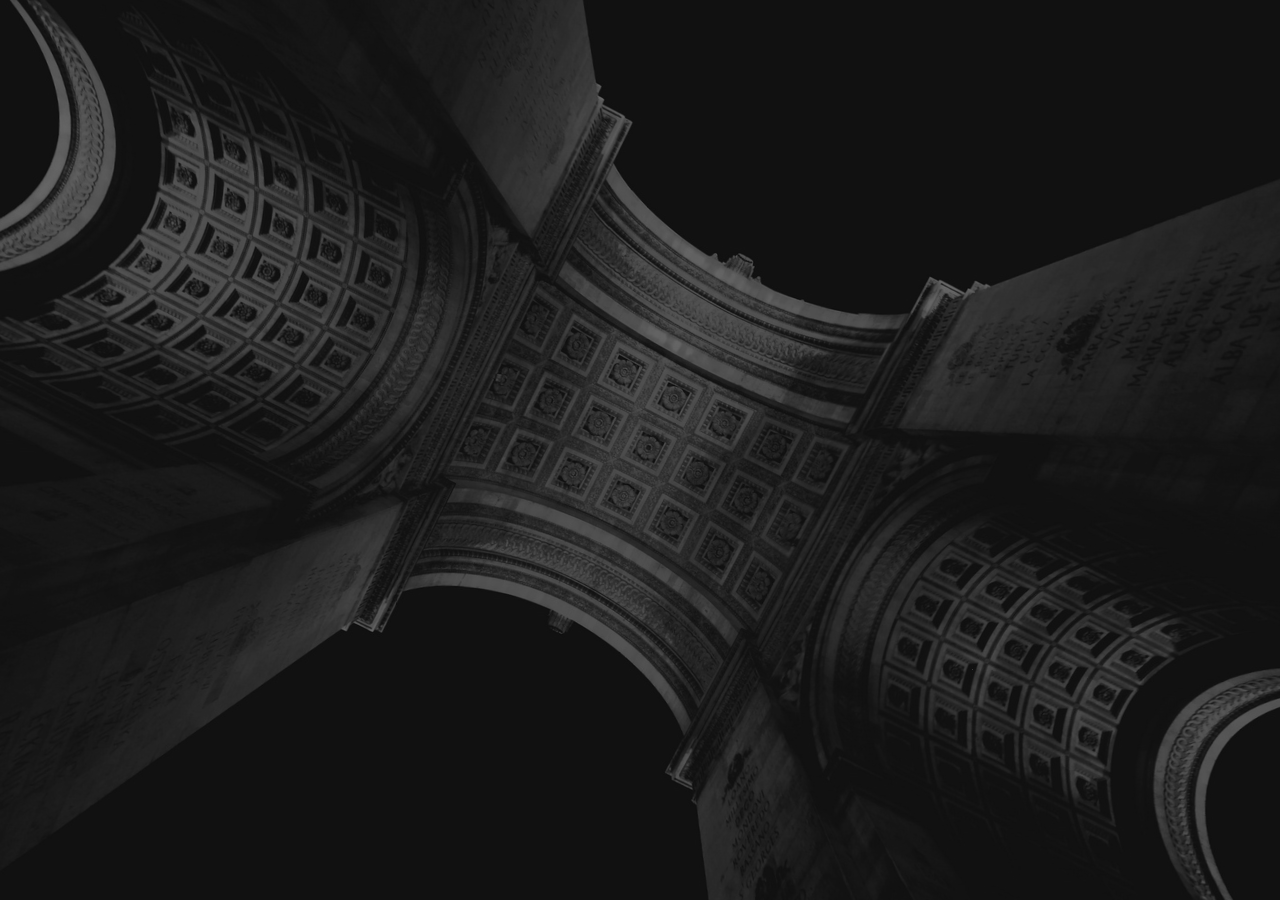
<file: index.html>
<!DOCTYPE html>
<html lang="en">

<head>
    <meta charset="utf-8">
    <title>
        Gus Yudha || Hi There!
    </title>
    <meta content="" name="description">
    <meta content="" name="author">
    <meta content="" name="keywords">
    <meta
        content="height=device-height, width=device-width, initial-scale=1.0, minimum-scale=1.0, maximum-scale=1.0, user-scalable=no, target-densitydpi=device-dpi"
        name="viewport">

    <link href="css/bootstrap.min.css" media="all" rel="stylesheet" type="text/css">
    <link href="css/style-pure-dark.css" media="all" rel="stylesheet" type="text/css">
    <link href="css/font-awesome-4.5.0/css/font-awesome.min.css" media="all" rel="stylesheet" type="text/css">
    <link href="css/colors/red.css" media="screen" rel="stylesheet" title="red" type="text/css">
    <link href="css/colors/red-2.css" media="screen" rel="stylesheet" title="red-2" type="text/css">
    <link href="css/colors/green.css" media="screen" rel="stylesheet" title="green" type="text/css">
    <link href="css/colors/green-2.css" media="screen" rel="stylesheet" title="green-2" type="text/css">
    <link href="css/colors/blue.css" media="screen" rel="stylesheet" title="blue" type="text/css">
    <link href="css/colors/blue-2.css" media="screen" rel="stylesheet" title="blue-2" type="text/css">
    <link href="css/colors/yellow.css" media="screen" rel="stylesheet" title="yellow" type="text/css">
    <link href="css/colors/yellow-2.css" media="screen" rel="stylesheet" title="yellow-2" type="text/css">
    <link href="css/colors/orange.css" media="screen" rel="stylesheet" title="orange" type="text/css">
    <link href="css/colors/gold.css" media="screen" rel="stylesheet" title="gold" type="text/css">
    <link href="css/colors/pink.css" media="screen" rel="stylesheet" title="pink" type="text/css">
    <link href="css/colors/purple.css" media="screen" rel="stylesheet" title="purple" type="text/css">
    <link href="css/colors/violet.css" media="screen" rel="stylesheet" title="violet" type="text/css">
    <link href="css/colors/turquoise.css" media="screen" rel="stylesheet" title="turquoise" type="text/css">
    <link href="css/colors/brick.css" media="screen" rel="stylesheet" title="brick" type="text/css">
    <link href="css/colors/white.css" media="screen" rel="stylesheet" title="white" type="text/css">
    <link
        href="http://fonts.googleapis.com/css?family=Raleway:100,200,300,400,500,600,700,800,900%7CDosis:200,300,400,500,600,700,800%7COswald:300,400,700%7CMontserrat:400,700"
        rel="stylesheet" type="text/css">
</head>

<body class="page-top">

    <div id="preloader">
        <div id="preloader-status">
            <div class="preloader-position preloader-effect">
                <span></span>
            </div>
        </div>
    </div>
    <div class="site-opening" id="site-wrapper">

        <div id="bg-layer">

            <div id="kenburnsy-bg">
                <img alt="Background" src="img/background/1.jpg">
                <img alt="Background" src="img/background/2.jpg">
                <img alt="Background" src="img/background/3.jpg">
                <img alt="Background" src="img/background/4.jpg">
            </div>

            <div id="particles-holder">
                <div id="particles-js"></div>
            </div>
            <div class="preload-content"></div>
        </div>
    </div>

    <div class="logo top-position"></div>

    <div class="logo-mobile top-position"></div>

    <div class="menu-trigger top-position" id="menu">

        <button class="lines-button minus menu-toggle" id="main-menu-caller" type="button"><span
                class="lines"></span></button>
    </div>
    <div id="ui-layer">

        <div id="menu-wrapper">

            <div id="main-menu">
                <div class="menu-nav-wrapper">
                    <nav class="menu-nav">
                        <ul class="brackets">
                            <li class="menu">
                                <a class="menu-state active" href="#" id="fire-home">Home</a>
                            </li>
                            <li class="menu">
                                <a class="menu-state" href="#" id="fire-about">About</a>
                            </li>
                            <li class="menu">
                                <a class="menu-state" href="#" id="fire-services">Services</a>
                            </li>
                            <li class="menu">
                                <a class="menu-state" href="#" id="fire-photos">Videos</a>
                            </li>
                            <li class="menu">
                                <a class="menu-state" href="#" id="fire-contact">Contact</a>
                            </li>
                            <li class="menu credits">
                                <a href="#">&copy;2021 All Rights Reserved.</a>
                            </li>
                        </ul>
                    </nav>
                </div>
            </div>
        </div>
    </div>
    <div class="border-top top-position"></div>
    <div class="border-left left-position"></div>
    <div class="border-right right-position"></div>
    <div class="border-bottom bottom-position"></div>
    <div class="line-left left-position"></div>
    <div class="line-right right-position">
        <a href="#">&copy;2021 All Rights Reserved.</a>
    </div>
    <div class="launcher bottom-position">

        <div id="countdown-wrapper">
            <ul id="countdown">

                <li>
                    <span>2000</span>
                    <p class="timeRefDays">
                        BORN
                    </p>
                </li>
            </ul>
        </div>
    </div>
    <div class="social-icons-wrapper bottom-position">
        <ul class="social-icons">
            <li>
                <a class="fa fa-github" href="https://github.com/ibyudha"></a>
            </li>
            <li>
                <a class="fa fa-youtube" href="https://www.youtube.com/channel/UC9sxvLwwfzDsf5GLVMLwHPg"></a>
            </li>
            <li>
                <a class="fa fa-linkedin"
                    href="https://www.linkedin.com/in/ibyudha/"></a>
            </li>
            <li>
                <a class="fa fa-facebook" href="https://www.facebook.com/ibmyw/"></a>
            </li>
            <li>
                <a class="fa fa-instagram" href="https://www.instagram.com/ibyudha/"></a>
            </li>
            <li>
                <a class="fa fa-twitter" href="https://twitter.com/ibyudha_"></a>
            </li>
        </ul>
    </div>
    <div class="ex-modal">

        <div class="center-container-home">

            <div class="center-block-home">

                <h6>
                    Newsletter sign up
                </h6>
                <p>
                    Subscribe today to receive the latest news
                </p>
                <div id="subscribe-wrapper">
                    <div id="newsletter">
                        <div class="newsletter">
                            <form action="#" id="subscribe" method="post" name="subscribe">
                                <span class="input input--kuro"><input
                                        class="subscribe-requiredField subscribe-email input__field input__field--kuro"
                                        id="subscribe-email" name="subscribe-email" type="text"> <label
                                        class="input__label input__label--kuro" for="subscribe-email"><span
                                            class="mail input__label-content input__label-content--kuro">Email</span></label>
                                    <button class="submit-button-2" id="submit-2"
                                        type="submit">Subscribe</button></span>
                            </form>
                        </div>
                    </div>
                </div>
                <div class="ex-modal-closer ex-modal-launcher">
                    <a href="#"><span class="fa fa-times"></span></a>
                </div>
            </div>
        </div>
    </div>
    <div class="upper-page current" id="home">

        <div class="overlay left-position"></div>

        <div class="center-container-home">

            <div class="center-block-home">

                <div class="upper-content">

                    <div class="container sections">

                        <div class="row">

                            <div id="intro-wrapper">
                                <div class="flexslider-the-sea">
                                    <ul class="slides">
                                        <li>
                                            <h3>
                                                I AM GUS YUDHA
                                            </h3>
                                        </li>
                                        <li>
                                            <h3>
                                                I AM A LUMION
                                            </h3>
                                        </li>
                                    </ul>
                                </div>
                                <div class="divider-the-sea"></div>
                                <div class="unveil-the-sea">
                                    <div class="wrap-the-sea">
                                        <div class="line-top-the-sea"></div>
                                        <div class="title-intro-the-sea">
                                            <h1 style="font-size: 3rem;">
                                                WELCOME
                                            </h1>
                                        </div>
                                        <div class="description-intro-the-sea">
                                            <span class="line-bottom-the-sea"></span> <span class="subscribe-spacer"><a
                                                    class="ex-modal-launcher" href="#">Subscribe</a></span> <span
                                                class="line-bottom-the-sea"></span>
                                        </div>
                                    </div>
                                </div>
                            </div>
                        </div>
                    </div>
                    <div class="social-icons-wrapper-mobile bottom-position">
                        <ul class="social-icons-mobile">
                            <li>
                                <a class="fa fa-github" href="https://github.com/ibyudha"></a>
                            </li>
                            <li>
                                <a class="fa fa-youtube" href="https://www.youtube.com/channel/UC9sxvLwwfzDsf5GLVMLwHPg"></a>
                            </li>
                            <li>
                                <a class="fa fa-linkedin"
                                    href="https://www.linkedin.com/in/ibyudha/"></a>
                            </li>
                            <li>
                                <a class="fa fa-facebook" href="https://www.facebook.com/ibmyw/"></a>
                            </li>
                            <li>
                                <a class="fa fa-instagram" href="https://www.instagram.com/ibyudha/"></a>
                            </li>
                            <li>
                                <a class="fa fa-twitter" href="https://twitter.com/ibyudha_"></a>
                            </li>
                        </ul>
                    </div>
                    <div class="launcher-mobile bottom-position">

                        <div id="countdown-wrapper-mobile">
                            <ul id="countdown-mobile">
                                <li>
                                    <span>2000</span>
                                    <p class="timeRefDays">
                                        BORN
                                    </p>
                                </li>
                            </ul>
                        </div>
                    </div>
                </div>
            </div>
        </div>
    </div>

    <div class="lower-page" id="about">

        <div class="center-container">

            <div class="center-block">

                <div class="lower-content">

                    <div class="container sections">

                        <div class="row">
                            <div class="col-md-3">
                                <h4>
                                    Who i am
                                </h4>
                                <h2>
                                    About
                                </h2>
                            </div>
                            <div class="col-md-3"></div>
                            <div class="col-md-6">

                                <div class="quote">
                                    <p>
                                        <span class="quote-mark-l fa fa-quote-left"></span>I am a person who likes to
                                        examine an event and see the world from a different side.<span
                                            class="quote-mark-r fa fa-quote-right"></span>
                                    </p>
                                </div>
                            </div>
                        </div>

                        <div class="row">

                            <div class="decoration">
                                <div class="decoration-left"></div>
                                <div class="decoration-effect">
                                    <a class="effect-bubba" href="#">Read more</a>
                                </div>
                                <div class="decoration-right"></div>
                            </div>
                        </div>

                        <div class="row">
                            <div class="col-md-4">
                                <span class="awesome"><span class="fa fa-shield"></span></span>
                                <h5>
                                    <span class="awesome-2">Skills</span> First
                                </h5>

                                <div class="contentOT">
                                    <div class="colOT">
                                        <ul id="skills">
                                            <li>
                                                <span class="expand photoshop"></span><span
                                                    class="skills-description">Video Editor &middot; 85%</span>
                                            </li>
                                            <li>
                                                <span class="expand jquery"></span><span
                                                    class="skills-description">Computer Network &middot;
                                                    70%</span>
                                            </li>
                                            <li>
                                                <span class="expand css3"></span><span class="skills-description">Web Programming &middot; 75%</span>
                                            </li>
                                            <li>
                                                <span class="expand html5"></span><span
                                                    class="skills-description">Computer Vision &middot; 80%</span>
                                            </li>
                                            <li class="last">
                                                <span class="expand dreamweaver"></span><span
                                                    class="skills-description">Data Science &middot; 80%</span>
                                            </li>
                                        </ul>
                                    </div>
                                </div>
                            </div>
                            <div class="col-md-4">
                                <span class="awesome"><span class="fa fa-user-secret"></span></span>
                                <h5>
                                    <span class="awesome-2">Customer</span> First
                                </h5>
                                <p>
                                    Every customer needs comfort when ordering.
                                </p>
                                <p>
                                    I will provide a quick response service and appropriate advice every time a customer
                                    asks a question.
                                </p>
                            </div>
                            <div class="col-md-4">
                                <span class="awesome"><span class="fa fa-star"></span></span>
                                <h5>
                                    <span class="awesome-2">Quality</span> First
                                </h5>
                                <p>
                                    Everyone wants the highest quality products for them.
                                </p>
                                <p>
                                    I will work as much as possible to produce superior products commensurate with the
                                    trust given by the customer</a>.
                                </p>
                            </div>
                        </div>
                        <div class="divider-post-bottom"></div>
                    </div>
                </div>
            </div>
        </div>
    </div>

    <div class="lower-page" id="services">

        <div class="center-container">

            <div class="center-block">

                <div class="lower-content">

                    <div class="container sections">

                        <div class="row">
                            <div class="col-md-3">
                                <h4>
                                    What i do
                                </h4>
                                <h2>
                                    Services
                                </h2>
                            </div>
                            <div class="col-md-3"></div>
                            <div class="col-md-6">

                                <div class="quote">
                                    <p>
                                        <span class="quote-mark-l fa fa-quote-left"></span>The best work is made with
                                        patience, accuracy, and hard work.<span
                                            class="quote-mark-r fa fa-quote-right"></span>
                                    </p>
                                </div>
                            </div>
                        </div>

                        <div class="row">

                            <div class="decoration">
                                <div class="decoration-left"></div>
                                <div class="decoration-effect">
                                    <a class="effect-bubba" href="#">Read more</a>
                                </div>
                                <div class="decoration-right"></div>
                            </div>
                        </div>

                        <div class="row">
                            <div class="col-md-4">
                                <span class="awesome"><span class="fa fa-globe"></span></span>
                                <h5>
                                    <span class="awesome-2">WEB</span> DEVELOPER
                                </h5>
                                <p>
                                    I've built several websites and have also improved some of the existing ones.
                                </p>

                                <div class="divider-post"></div>
                                <span class="awesome"><span class="fa fa-camera"></span></span>
                                <h5>
                                    <span class="awesome-2">CONTENT</span> CREATOR
                                </h5>
                                <p>
                                    I making weekly video tutorials about technology.
                                </p>
                            </div>
                            <div class="col-md-4">
                                <span class="awesome"><span class="fa fa-gear"></span></span>
                                <h5>
                                    <span class="awesome-2">AI</span> ENGINEER
                                </h5>
                                <p>
                                    My last project was creating a chatbot.
                                </p>

                                <div class="divider-post"></div>
                                <span class="awesome"><span class="fa fa-diamond"></span></span>
                                <h5>
                                    <span class="awesome-2">Network</span> Administrator
                                </h5>
                                <p>
                                    I have built a virtual server based network.
                                </p>
                            </div>
                            <div class="col-md-4">

                                <div class="services-gallery">
                                    <ul class="services-gallery-slider owl-carousel">
                                        <li>
                                            <div class="iframe-container">
                                                <iframe width="270" height="200"
                                                    src="https://www.youtube-nocookie.com/embed/wpNX9VhUiH8?controls=0"
                                                    frameborder="0"
                                                    allow="accelerometer; autoplay; encrypted-media; gyroscope; picture-in-picture"
                                                    allowfullscreen></iframe>
                                            </div>
                                        </li>
                                        <li>
                                            <div class="iframe-container">
                                                <iframe width="270" height="200"
                                                    src="https://www.youtube-nocookie.com/embed/eG4QTaMEMxc?controls=0"
                                                    frameborder="0"
                                                    allow="accelerometer; autoplay; encrypted-media; gyroscope; picture-in-picture"
                                                    allowfullscreen></iframe>
                                            </div>
                                        </li>
                                        <li>
                                            <div class="iframe-container">
                                                <iframe width="270" height="200"
                                                    src="https://www.youtube-nocookie.com/embed/G50nzYuES7M?controls=0"
                                                    frameborder="0"
                                                    allow="accelerometer; autoplay; encrypted-media; gyroscope; picture-in-picture"
                                                    allowfullscreen></iframe>
                                            </div>
                                        </li>
                                        <li>
                                            <div class="iframe-container">
                                                <iframe width="270" height="200"
                                                    src="https://www.youtube-nocookie.com/embed/UrWe6gHqko0?controls=0"
                                                    frameborder="0"
                                                    allow="accelerometer; autoplay; encrypted-media; gyroscope; picture-in-picture"
                                                    allowfullscreen></iframe>
                                            </div>
                                        </li>
                                        <li>
                                            <div class="iframe-container">
                                                <iframe width="270" height="200"
                                                    src="https://www.youtube-nocookie.com/embed/bpfeoYGcw3g?controls=0"
                                                    frameborder="0"
                                                    allow="accelerometer; autoplay; encrypted-media; gyroscope; picture-in-picture"
                                                    allowfullscreen></iframe>
                                            </div>
                                        </li>
                                        <li>
                                            <div class="iframe-container">
                                                <iframe width="270" height="200"
                                                    src="https://www.youtube-nocookie.com/embed/3aJfCZ4-HDM?controls=0"
                                                    frameborder="0"
                                                    allow="accelerometer; autoplay; encrypted-media; gyroscope; picture-in-picture"
                                                    allowfullscreen></iframe>
                                            </div>
                                        </li>
                                    </ul>
                                </div>
                            </div>
                        </div>
                        <div class="divider-post-bottom"></div>
                    </div>
                </div>
            </div>
        </div>
    </div>
    <div class="lower-page" id="photos">

        <div class="center-container">

            <div class="center-block">

                <div class="lower-content">

                    <div class="container sections">

                        <div class="row">
                            <div class="col-md-3">
                                <h4>
                                    What it looks like
                                </h4>
                                <h2>
                                    Videos
                                </h2>
                            </div>
                            <div class="col-md-3"></div>
                            <div class="col-md-6">

                                <div class="quote">
                                    <p>
                                        <span class="quote-mark-l fa fa-quote-left"></span>Capture every precious moment
                                        that will become a flash of history for the audience.<span
                                            class="quote-mark-r fa fa-quote-right"></span>
                                    </p>
                                </div>
                            </div>
                        </div>
                        <div class="row">

                            <div class="decoration">
                                <div class="decoration-left"></div>
                                <div class="decoration-effect">
                                    <a class="effect-bubba" href="#">Read more</a>
                                </div>
                                <div class="decoration-right"></div>
                            </div>
                        </div>

                        <div class="row">

                            <div class="photos-gallery">
                                <ul class="photos-gallery-slider owl-carousel">
                                    <li>
                                        <div class="iframe-container">
                                            <iframe width="270" height="200"
                                                src="https://www.youtube-nocookie.com/embed/HzrtoW1cZo8?controls=0"
                                                frameborder="0"
                                                allow="accelerometer; autoplay; encrypted-media; gyroscope; picture-in-picture"
                                                allowfullscreen></iframe>
                                        </div>
                                    </li>
                                    <li>
                                        <div class="iframe-container">
                                            <iframe width="270" height="200"
                                                src="https://www.youtube-nocookie.com/embed/O0XNQ7FnA1s?controls=0"
                                                frameborder="0"
                                                allow="accelerometer; autoplay; encrypted-media; gyroscope; picture-in-picture"
                                                allowfullscreen></iframe>
                                        </div>
                                    </li>
                                    <li>
                                        <div class="iframe-container">
                                            <iframe width="270" height="200"
                                                src="https://www.youtube-nocookie.com/embed/5U_Fi6OsP6A?controls=0"
                                                frameborder="0"
                                                allow="accelerometer; autoplay; encrypted-media; gyroscope; picture-in-picture"
                                                allowfullscreen></iframe>
                                        </div>
                                    </li>
                                    <li>
                                        <div class="iframe-container">
                                            <iframe width="270" height="200"
                                                src="https://www.youtube-nocookie.com/embed/e3sJr1obeyM?controls=0"
                                                frameborder="0"
                                                allow="accelerometer; autoplay; encrypted-media; gyroscope; picture-in-picture"
                                                allowfullscreen></iframe>
                                        </div>
                                    </li>
                                </ul>
                            </div>
                        </div>
                        <div class="divider-post-bottom"></div>
                    </div>
                </div>
            </div>
        </div>
    </div>

    <div class="lower-page" id="contact">

        <div class="center-container">

            <div class="center-block">

                <div class="lower-content">

                    <div class="container sections">

                        <div class="row">
                            <div class="col-md-3">
                                <h4>
                                    Where to find me
                                </h4>
                                <h2>
                                    Contact
                                </h2>
                            </div>
                            <div class="col-md-3"></div>
                            <div class="col-md-6">

                                <div class="quote">
                                    <p>
                                        <span class="quote-mark-l fa fa-quote-left"></span>I live on the north side of
                                        Bali. Singaraja is a city located in Buleleng regency and is dubbed as an
                                        education city.<span class="quote-mark-r fa fa-quote-right"></span>
                                    </p>
                                </div>
                            </div>
                        </div>
                        <div class="row">

                            <div class="decoration">
                                <div class="decoration-left"></div>
                                <div class="decoration-effect">
                                    <a class="effect-bubba" href="#">Read more</a>
                                </div>
                                <div class="decoration-right"></div>
                            </div>
                        </div>

                        <div class="row">
                            <div class="col-md-4">
                                <span class="awesome-contact"><span class="fa fa-map-marker"></span></span>
                                <p>
                                    Griya Kemenuh Upapathi.<br>
                                    Mayor Metra Street 26, Bali
                                </p>

                                <div class="divider-post"></div>
                                <span class="awesome-contact"><span class="fa fa-mobile"></span></span>
                                <p>
                                    [+62] 8214 - 7907 - 803
                                </p>

                                <div class="divider-post"></div>
                                <span class="awesome-contact"><span class="fa fa-paper-plane"></span></span>
                                <p>
                                    <a href="mailto:contact_gusyudha@gmail.com">contact_gusyudha@gmail.com</a>
                                </p>
                            </div>
                            <div class="col-md-8">

                                <div id="contact-form">
                                    <form action="#" id="form" method="post" name="send">
                                        <div>
                                            <input class="requiredField name" id="name" name="name" placeholder="Name"
                                                type="text">
                                        </div>
                                        <div>
                                            <input class="requiredField email" id="email" name="email"
                                                placeholder="Email" type="text">
                                        </div>
                                        <div>
                                            <input class="requiredField subject" id="subject" name="subject"
                                                placeholder="Subject" type="text">
                                        </div>
                                        <div>
                                            <textarea class="requiredField message" id="message" name="message"
                                                placeholder="Message">
</textarea>
                                        </div>
                                        <div>
                                            <button class="submit-button" id="submit" type="submit">Submit</button>
                                        </div>
                                    </form>
                                </div>
                            </div>
                        </div>
                        <div class="divider-post-bottom"></div>
                    </div>
                </div>
            </div>
        </div>
    </div>

    <script src="js/jquery-1.11.3.min.js" type="text/javascript"></script>
    <script src="js/plugins.js" type="text/javascript"></script>
    <script src="js/ex.js" type="text/javascript"></script>
    <script src="js/particles-light.js" type="text/javascript"></script>
    <div class="s-close" id="customizer">
        <span class="corner"><i class="fa fa-cog"></i></span>
        <div class="visible" id="options">
            <div class="options-head">
                Color Switcher
            </div>
            <div class="options-segment clearfix colors-sel">
                <div class="color-head">
                    Color Scheme
                </div>
                <ul class="color-scheme clearfix">
                    <li class="red">
                        <a class="styleswitch" data-color="red" href="css/colors/red.html"></a>
                    </li>
                    <li class="red-2">
                        <a class="styleswitch" data-color="red-2" href="css/colors/red-2.html"></a>
                    </li>
                    <li class="green">
                        <a class="styleswitch" data-color="green" href="css/colors/green.html"></a>
                    </li>
                    <li class="green-2">
                        <a class="styleswitch" data-color="green-2" href="css/colors/green-2.html"></a>
                    </li>
                    <li class="blue">
                        <a class="styleswitch" data-color="blue" href="css/colors/blue.html"></a>
                    </li>
                    <li class="blue-2">
                        <a class="styleswitch" data-color="blue-2" href="css/colors/blue-2.html"></a>
                    </li>
                    <li class="yellow">
                        <a class="styleswitch" data-color="yellow" href="css/colors/yellow.html"></a>
                    </li>
                    <li class="yellow-2">
                        <a class="styleswitch" data-color="yellow-2" href="css/colors/yellow-2.html"></a>
                    </li>
                    <li class="orange">
                        <a class="styleswitch" data-color="orange" href="css/colors/orange.html"></a>
                    </li>
                    <li class="gold">
                        <a class="styleswitch" data-color="gold" href="css/colors/gold.html"></a>
                    </li>
                    <li class="pink">
                        <a class="styleswitch" data-color="pink" href="css/colors/pink.html"></a>
                    </li>
                    <li class="purple">
                        <a class="styleswitch" data-color="purple" href="css/colors/purple.html"></a>
                    </li>
                    <li class="violet">
                        <a class="styleswitch" data-color="violet" href="css/colors/violet.html"></a>
                    </li>
                    <li class="turquoise">
                        <a class="styleswitch" data-color="turquoise" href="css/colors/turquoise.html"></a>
                    </li>
                    <li class="brick">
                        <a class="styleswitch" data-color="brick" href="css/colors/brick.html"></a>
                    </li>
                    <li class="white">
                        <a class="styleswitch" data-color="white" href="css/colors/white.html"></a>
                    </li>
                </ul>
            </div>
        </div>
    </div>
</body>

</html>
</file>
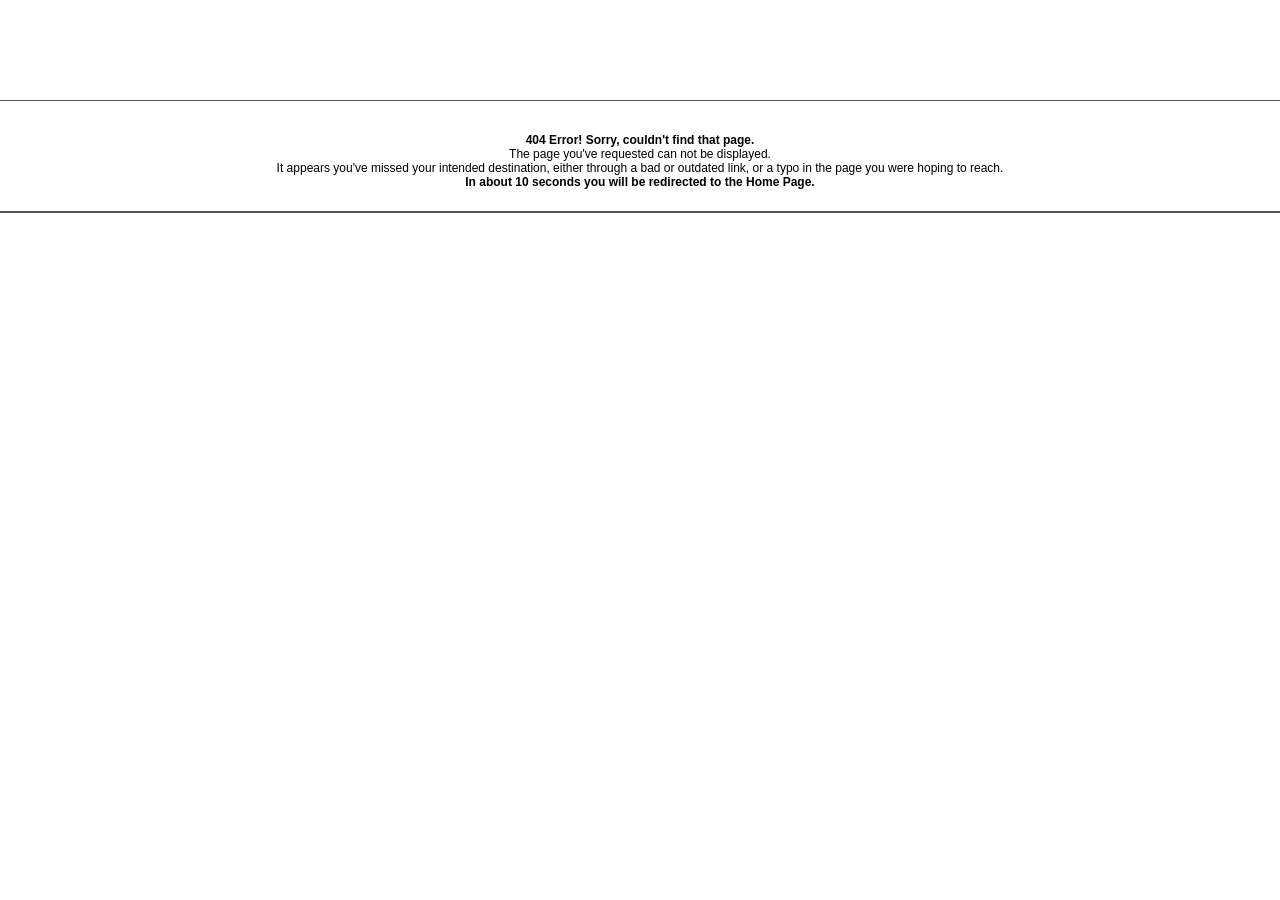
<file: fonts/glyphicons-halflings-regular-2.html>
<!DOCTYPE html PUBLIC "-//W3C//DTD XHTML 1.0 Transitional//EN" "http://www.w3.org/TR/xhtml1/DTD/xhtml1-transitional.dtd">
<html xmlns="http://www.w3.org/1999/xhtml">
<head>
<meta http-equiv="Content-Type" content="text/html; charset=utf-8" />
<meta name="robots" content="noindex, nofollow" />
<meta http-equiv="refresh" content="5; url=http://www.11-76.com/" /> 
<title>404 Error! Sorry, couldn't find that page.</title>


<style type="text/css">
body, html {
font-family: Arial, Helvetica, sans-serif;
font-size: 12px;
color: #000;
text-align: center;
margin: 0;
padding: 0;
}

.border-top {
background: #555;
height: 1px;
margin: 100px 0 0 0;
}

.border-bottom {
background: #555;
height: 2px;
}

p {
padding: 20px 0 10px 0;
}
</style>


</head>
<body>


<div class="border-top"></div>
<p><strong>404 Error! Sorry, couldn't find that page.</strong><br />
The page you've requested can not be displayed.<br />
It appears you've missed your intended destination, either through a bad or outdated link, or a typo in the page you were hoping to reach.<br />
<strong>In about 10 seconds you will be redirected to the Home Page.</strong></p>
<div class="border-bottom"></div>


</body>
</html>
</file>
<file: css/style-pure-dark.css>
@charset "utf-8";
/* CSS Document */


/*
  reset
  layout
  intro
  navigation
  brackets
  lines
  signup form
  newsletter form
  newsletter field effect
  social icons
  countdown
  contact form
  frame
  borders
  skills
  kenburnsy
  supersized
  YouTube video containment
  HTML5 video containment
  google maps
  flexSlider
  clouds
  weather
  film grain
  particles
  snow
  birds
  preloader
  preload content
  center container
  owlCarousel
  core owlCarousel
  core magnificPopup
  media queries
  styleswitch [for demonstration purposes only]
*/


/* reset */
html, body, div, span, applet, object, iframe, h1, h2, h3, h4, h5, h6, p, blockquote, pre, a, abbr, acronym, address, big, cite, code, del, dfn, em, img, ins, kbd, q, s, samp, small, strike, strong, sub, sup, tt, var, b, u, i, center, dl, dt, dd, ol, ul, li, fieldset, form, label, legend, table, caption, tbody, tfoot, thead, tr, th, td, article, aside, canvas, details, embed, figure, figcaption, footer, header, hgroup, menu, nav, output, ruby, section, summary, time, mark, audio, video {
margin: 0;
padding: 0;
border: 0;
font-size: 100%;
font: inherit;
vertical-align: baseline;
}

html, body {
height: 100%;
}

body {
line-height: 1;
}

article, aside, details, figcaption, figure, footer, header, hgroup, menu, nav, section {
display: block;
}

ol, ul {
list-style: none;
}

blockquote, q {
quotes: none;
}

blockquote:before, blockquote:after, q:before, q:after {
content: '';
content: none;
}

table {
border-collapse: collapse;
border-spacing: 0;
}

*:focus {  
outline: none;
}

/* remove dotted outline from links, button and input element */
a:focus, a:active,
button::-moz-focus-inner,
input[type="reset"]::-moz-focus-inner,
input[type="button"]::-moz-focus-inner,
input[type="submit"]::-moz-focus-inner {
border: 0;
outline: 0;
}


/* layout */
body {
font-family: 'Raleway', sans-serif;
font-size: 14px;
line-height: 1.5;
font-style: normal;
font-weight: 400;
text-align: left;
color: #fff;
background: #000;
 -webkit-font-smoothing: antialiased;
-moz-osx-font-smoothing: grayscale;
-webkit-text-size-adjust: 100%;
   -moz-text-size-adjust: 100%;
    -ms-text-size-adjust: 100%;
width: 100%;
height: 100%;
overflow-x: hidden;
overflow-y: auto;
margin: 0;
padding: 0;
}

a {
text-decoration: none;
outline: none;
 -webkit-font-smoothing: antialiased;
-moz-osx-font-smoothing: grayscale;
}

a:hover {
color: #fff;
text-decoration: none;
outline: none;
}

p {
 -webkit-font-smoothing: antialiased;
-moz-osx-font-smoothing: grayscale;
}

p a {
text-decoration: none;
outline: none;
font-weight: bold;
-webkit-transition: all 0.5s linear;
   -moz-transition: all 0.5s linear;
    -ms-transition: all 0.5s linear;
     -o-transition: all 0.5s linear;
        transition: all 0.5s linear;
}

p a:hover {
color: #fff;
text-decoration: none;
outline: none;
-webkit-transition: all 0.5s linear;
   -moz-transition: all 0.5s linear;
    -ms-transition: all 0.5s linear;
     -o-transition: all 0.5s linear;
        transition: all 0.5s linear;
}

strong {
font-weight: bold;
}

::-moz-selection { background: #fff; color: #000; }
     ::selection { background: #fff; color: #000; }

 
h1, h2, h3, h4, h5, h6 {
 -webkit-font-smoothing: antialiased;
-moz-osx-font-smoothing: grayscale;
}

h2 {
font-family: 'Montserrat', sans-serif;
font-size: 70px;
font-weight: 700;
line-height: 1;
letter-spacing: -0.08em;
color: #fff;
text-align: left;
text-transform: uppercase;
margin: 0;
padding: 0 0 0 10px;
}

h4 {
font-family: 'Dosis', sans-serif;
font-size: 15px;
font-weight: 400;
line-height: 1;
letter-spacing: 0.05em;
color: #fff;
text-align: left;
text-transform: uppercase;
margin: 0;
padding: 0 0 2px 10px;
}

h5 {
font-family: 'Montserrat', sans-serif;
/* font-size: 30px; */
font-size: 25px;
font-weight: 700;
line-height: 1;
letter-spacing: -0.08em;
color: #fff;
text-align: left;
text-transform: uppercase;
margin: 19px auto 13px auto;
padding: 0 0 0 10px;
}

h6 {
font-family: 'Montserrat', sans-serif;
font-size: 30px;
font-weight: 700;
line-height: 1;
letter-spacing: -0.08em;
color: #fff;
text-align: center;
text-transform: uppercase;
margin: 0;
padding: 0;
}

.overlay {
visibility: visible;
display: block;
position: fixed;
width: 100%;
height: 100%;
overflow: hidden;
left: -50%;
top: 0;
-webkit-transition: all 1000ms ease;
   -moz-transition: all 1000ms ease;
    -ms-transition: all 1000ms ease;
     -o-transition: all 1000ms ease;
        transition: all 1000ms ease;
-webkit-transform: skew(-25deg, 0deg);
   -moz-transform: skew(-25deg, 0deg);
    -ms-transform: skew(-25deg, 0deg);
     -o-transform: skew(-25deg, 0deg);
        transform: skew(-25deg, 0deg);
background: rgba(0,0,0, .55);
z-index: 0;
}

.overlay.left-position {
left: -150%;
-webkit-transition: all 1000ms ease;
   -moz-transition: all 1000ms ease;
    -ms-transition: all 1000ms ease;
     -o-transition: all 1000ms ease;
        transition: all 1000ms ease;
}

.logo {
visibility: visible;
display: block;
background: url(../img/logo-light.png) no-repeat;
position: fixed;
width: 80px;
height: 80px;
left: 25px;
top: 25px;
-webkit-transition: all 0.7s;
   -moz-transition: all 0.7s;
    -ms-transition: all 0.7s;
     -o-transition: all 0.7s;
        transition: all 0.7s;
z-index: 500;
}

.logo.top-position {
-webkit-transform: translateY(-200px);
   -moz-transform: translateY(-200px);
    -ms-transform: translateY(-200px);
     -o-transform: translateY(-200px);
        transform: translateY(-200px);
-webkit-transition: all 0.7s;
   -moz-transition: all 0.7s;
    -ms-transition: all 0.7s;
     -o-transition: all 0.7s;
        transition: all 0.7s;
}

.logo-mobile {
visibility: hidden;
display: none;
}

.line-left {
visibility: visible;
display: block;
font-family: 'Dosis', sans-serif;
letter-spacing: normal;
font-weight: 400;
text-transform: uppercase;
text-decoration: none;
text-align: center;
font-size: 15px;
-webkit-transform: rotate(-90deg);
   -moz-transform: rotate(-90deg);
    -ms-transform: rotate(-90deg);
     -o-transform: rotate(-90deg);
        transform: rotate(-90deg);
-webkit-transform-origin: 0% 50%;
   -moz-transform-origin: 0% 50%;
    -ms-transform-origin: 0% 50%;
     -o-transform-origin: 0% 50%;
        transform-origin: 0% 50%;
position: fixed;
width: 325px;
left: 36px;
top: 50%;
margin-top: 125px;
-webkit-transition: all 0.7s;
   -moz-transition: all 0.7s;
    -ms-transition: all 0.7s;
     -o-transition: all 0.7s;
        transition: all 0.7s;	
z-index: 500;
}

.line-left.left-position {
-webkit-transform: translateX(-200px) rotate(-90deg);
   -moz-transform: translateX(-200px) rotate(-90deg);
    -ms-transform: translateX(-200px) rotate(-90deg);
     -o-transform: translateX(-200px) rotate(-90deg);
        transform: translateX(-200px) rotate(-90deg);
-webkit-transition: all 0.7s;
   -moz-transition: all 0.7s;
    -ms-transition: all 0.7s;
     -o-transition: all 0.7s;
        transition: all 0.7s;
}

.line-left a {
color: #fff;
text-decoration: none;
}

.line-left a:hover {
color: #fff;
text-decoration: none;
}

.line-right {
visibility: visible;
display: block;
font-family: 'Dosis', sans-serif;
letter-spacing: normal;
font-weight: 400;
text-transform: uppercase;
text-decoration: none;
text-align: center;
font-size: 15px;
-webkit-transform: rotate(-90deg);
   -moz-transform: rotate(-90deg);
    -ms-transform: rotate(-90deg);
     -o-transform: rotate(-90deg);
        transform: rotate(-90deg);
-webkit-transform-origin: 100% 50%;
   -moz-transform-origin: 100% 50%;
    -ms-transform-origin: 100% 50%;
     -o-transform-origin: 100% 50%;
        transform-origin: 100% 50%;
position: fixed;
width: 325px;
right: 35px;
top: 50%;
margin-top: -200px;
-webkit-transition: all 0.7s;
   -moz-transition: all 0.7s;
    -ms-transition: all 0.7s;
     -o-transition: all 0.7s;
        transition: all 0.7s;	
z-index: 500;
}

.line-right.right-position {
-webkit-transform: translateX(200px) rotate(-90deg);
   -moz-transform: translateX(200px) rotate(-90deg);
    -ms-transform: translateX(200px) rotate(-90deg);
     -o-transform: translateX(200px) rotate(-90deg);
        transform: translateX(200px) rotate(-90deg);
-webkit-transition: all 0.7s;
   -moz-transition: all 0.7s;
    -ms-transition: all 0.7s;
     -o-transition: all 0.7s;
        transition: all 0.7s;
}

.line-right a {
color: #fff;
text-decoration: none;
}

.line-right a:hover {
color: #fff;
text-decoration: none;
}

.upper-page {
min-height: 100%;
margin: 0;
padding: 0;
}

.upper-content {
margin: 0 auto;
padding: 0;
}

.lower-page {
min-height: 100%;
margin: 0;
padding: 0;
}

.lower-content {
margin: 0 auto;
padding: 213px 0 0 0;
}

.lower-content p {
font-weight: 400;
letter-spacing: 0.05em;
padding: 10px;
}

.sections {
position: relative;
z-index: 5;
}

#about, #services, #photos, #contact {
display: none;
}

.divider-post {
position: relative;
width: 100%;
height: 20px;
}

.divider-post-bottom {
position: relative;
width: 100%;
height: 152px;
}

.awesome {
font-size: 25px;
margin: 0;
padding: 12px 0 0 10px;
text-align: left;
display: block;
}

.awesome-2 {
color: #fff;
}

.awesome-contact {
font-size: 25px;
margin: 0;
padding: 12px 0 10px 10px;
text-align: left;
display: block;
}

.quote {
margin: 23px 0 0 0;
}

.quote p {
font-family: 'Dosis', sans-serif;
letter-spacing: normal;
font-weight: 400;
text-transform: uppercase;
text-decoration: none;
text-align: center;
font-size: 17px;
}

.quote-mark-l {
color: #fff;
padding: 0 10px 0 0;
}

.quote-mark-r {
color: #fff;
padding: 0 0 0 10px;
}

.decoration {
position: relative;
margin: 79px auto 68px auto;
text-align: center;
}

.decoration-left {
width: 33%;
height: 1px;
background: #777;
margin: 0 119px 10px 0;
position: relative;
display: inline-block;
}

.decoration-right {
width: 33%;
height: 1px;
background: #777;
margin: 0 0 10px 119px;
position: relative;
display: inline-block;
}

.decoration-effect {
position: absolute;
font-family: 'Dosis', sans-serif;
font-size: 17px;
line-height: 1.5;
font-style: normal;
text-transform: uppercase;
text-align: center;
font-weight: 400;
letter-spacing: 1px;
background: none;
width: 202px;
height: 61px;
padding: 17px 0 0 0;
margin-left: -101px;
left: 50%;
top: -25px;
border: 1px solid #777;
z-index: 999;
}

.decoration-effect a, .decoration-effect a:hover {
color: #fff;
text-decoration: none;
}

.effect-bubba::before,
.effect-bubba::after {
width: 180px;
height: 39px;
position: absolute;
top: 10px;
right: 10px;
bottom: 10px;
left: 10px;
content: '';
        opacity: 0;
   -moz-opacity: 0;
-webkit-opacity: 0;
filter: alpha(opacity=0);
-ms-filter: "progid:DXImageTransform.Microsoft.Alpha(Opacity=0)";
-webkit-transition: opacity 0.35s, -webkit-transform 0.35s;
        transition: opacity 0.35s, transform 0.35s;
}

.effect-bubba::before {
border-top: 1px solid #fff;
border-bottom: 1px solid #fff;
-webkit-transform: scale(0,1);
   -moz-transform: scale(0,1);
    -ms-transform: scale(0,1);
     -o-transform: scale(0,1);
        transform: scale(0,1);
}

.effect-bubba::after {
border-left: 1px solid #fff;
border-right: 1px solid #fff;
-webkit-transform: scale(1,0);
   -moz-transform: scale(1,0);
    -ms-transform: scale(1,0);
     -o-transform: scale(1,0);
        transform: scale(1,0);
}

.effect-bubba:hover::before,
.effect-bubba:hover::after {
        opacity: 1;
   -moz-opacity: 1;
-webkit-opacity: 1;
filter: alpha(opacity=100);
-ms-filter: "progid:DXImageTransform.Microsoft.Alpha(Opacity=100)";
-webkit-transform: scale(1);
   -moz-transform: scale(1);
    -ms-transform: scale(1);
     -o-transform: scale(1);
        transform: scale(1);
}

#intro-wrapper {
position: relative;
margin: 120px auto;
padding: 0 20px;
-webkit-transform: skew(-25deg, 0deg);
   -moz-transform: skew(-25deg, 0deg);
    -ms-transform: skew(-25deg, 0deg);
     -o-transform: skew(-25deg, 0deg);
        transform: skew(-25deg, 0deg);
}


/* intro */
.wrap-the-sea {
position: relative;
width: 100%;
text-align: center;
margin: 0 auto;
}

.unveil-the-sea {
position: relative;
width: 100%;
height: auto;
margin: 40px auto 0 auto;
}

.divider-the-sea {
position: relative;
width: 100%;
height: 1px;
}

.flexslider-the-sea h3 {
font-family: 'Dosis', sans-serif;
font-size: 23px;
line-height: 1;
font-style: normal;
text-transform: uppercase;
text-align: center;
font-weight: 400;
letter-spacing: normal;
color: #fff;
}

.line-top-the-sea {
margin: 0 auto;
width: 260px;
border-bottom: 1px solid #fff;
padding: 0 0 10px 0;
}

.title-intro-the-sea {
font-family: 'Montserrat', sans-serif;
font-size: 135px;
font-weight: 400;
font-style: normal;
text-transform: uppercase;
letter-spacing: normal;
line-height: 1;
margin: 19px 0 14px 0;
color: #fff;
}

.description-intro-the-sea {
font-family: 'Dosis', sans-serif;
font-size: 18px;
line-height: 1.5;
font-style: normal;
text-transform: uppercase;
font-weight: 500;
letter-spacing: 1px;
color: #fff;
}

.description-intro-the-sea span {
display: inline-block;
}

.line-bottom-the-sea {
width: 61px;
height: 1px;
background: #fff;
margin: 6px 14px;
text-align: center;
}


/* navigation */
#menu {
position: fixed;
width: 80px;
height: 80px;
right: 14px;
top: 3px;
-webkit-transition: all 0.7s;
   -moz-transition: all 0.7s;
    -ms-transition: all 0.7s;
     -o-transition: all 0.7s;
        transition: all 0.7s;
z-index: 1004;
}

#menu.top-position {
-webkit-transform: translateY(-200px);
   -moz-transform: translateY(-200px);
    -ms-transform: translateY(-200px);
     -o-transform: translateY(-200px);
        transform: translateY(-200px);
-webkit-transition: all 0.7s;
   -moz-transition: all 0.7s;
    -ms-transition: all 0.7s;
     -o-transition: all 0.7s;
        transition: all 0.7s;
}

.menu-toggle {
position: absolute;
display: block;
padding: 0;
background: none;
line-height: 1;
        opacity: 1;
   -moz-opacity: 1;
-webkit-opacity: 1;
filter: alpha(opacity=100);
-ms-filter: "progid:DXImageTransform.Microsoft.Alpha(Opacity=100)";
border: none;
z-index: 1004;
}

#main-menu {
position: fixed;
font-family: 'Oswald', sans-serif;
font-size: 45px;
font-style: normal;
text-transform: uppercase;
font-weight: 400;
letter-spacing: 1px;
line-height: 1;
width: 426px;
height: 100%;
right: -200%;
top: 0;
margin: auto;
-webkit-transition: right .4s ease-in-out;
   -moz-transition: right .4s ease-in-out;
    -ms-transition: right .4s ease-in-out;
     -o-transition: right .4s ease-in-out;
        transition: right .4s ease-in-out;
-webkit-transform: skew(-25deg, 0deg);
   -moz-transform: skew(-25deg, 0deg);
    -ms-transform: skew(-25deg, 0deg);
     -o-transform: skew(-25deg, 0deg);
        transform: skew(-25deg, 0deg);
z-index: 1003;
}

#main-menu.activated {
right: 0;
}

#main-menu ul {
width: 326px;
list-style: none outside none;
padding: 0 0 0 47px;

}

#main-menu ul li {
}

#main-menu .credits {
font-size: 14px;
margin: 13px 0 0 9px;
}

#main-menu .credits a {
color: #000;
text-decoration: none;
}

#main-menu a {
display: none;
min-width: 10px;
color: #fff;
text-decoration: none;
-webkit-transition: color .8s ease-in-out;
   -moz-transition: color .8s ease-in-out;
    -ms-transition: color .8s ease-in-out;
     -o-transition: color .8s ease-in-out;
        transition: color .8s ease-in-out;
}

#main-menu li .active {
color: #000;
}

.menu-nav-wrapper {
display: table;
width: 100%;
height: 100%;
overflow: hidden;
}

.menu-nav {
display: table-cell;
width: 100%;
height: 100%;	
vertical-align: middle;
}


/* brackets */
.brackets a::before,
.brackets a::after {
display: inline-block;
        opacity: 0;
   -moz-opacity: 0;
-webkit-opacity: 0;
filter: alpha(opacity=0);
-ms-filter: "progid:DXImageTransform.Microsoft.Alpha(Opacity=0)";
-webkit-transition: -webkit-transform 0.3s, opacity 0.2s;
   -moz-transition: -moz-transform 0.3s, opacity 0.2s;
    -ms-transition: -ms-transform 0.3s, opacity 0.2s;
     -o-transition: -o-transform 0.3s, opacity 0.2s;
        transition: transform 0.3s, opacity 0.2s;
}

.brackets a::before {
content: '\00b7';
margin-right: 10px;
-webkit-transform: translateX(20px);
   -moz-transform: translateX(20px);
    -ms-transform: translateX(20px);
     -o-transform: translateX(20px);
        transform: translateX(20px);
}

.brackets a::after {
content: '\00b7';
margin-left: 10px;
-webkit-transform: translateX(-20px);
   -moz-transform: translateX(-20px);
    -ms-transform: translateX(-20px);
     -o-transform: translateX(-20px);
        transform: translateX(-20px);
}

.brackets a:hover::before,
.brackets a:hover::after,
.brackets a:focus::before,
.brackets a:focus::after {
        opacity: 1;
   -moz-opacity: 1;
-webkit-opacity: 1;
filter: alpha(opacity=100);
-ms-filter: "progid:DXImageTransform.Microsoft.Alpha(Opacity=100)";
-webkit-transform: translateX(0px);	
   -moz-transform: translateX(0px);
    -ms-transform: translateX(0px);
     -o-transform: translateX(0px);
        transform: translateX(0px);
}

.brackets ul, li {
list-style: none;
}

.brackets a {
text-decoration: none;
}

.brackets a:hover {
text-decoration: none;
}

.brackets a:visited {
text-decoration: none;
}


/* lines */
.lines-button {
padding: 2rem 1rem;
cursor: pointer;
-webkit-user-select: none;
 -khtml-user-select: none;
   -moz-user-select: none;
    -ms-user-select: none;
        user-select: none;
}

.lines-button:hover {
        opacity: 1;
   -moz-opacity: 1;
-webkit-opacity: 1;
filter: alpha(opacity=100);
-ms-filter: "progid:DXImageTransform.Microsoft.Alpha(Opacity=100)";
}

.lines-button:active {
-webkit-transition: 0;
   -moz-transition: 0;
	-ms-transition: 0;
     -o-transition: 0;
        transition: 0;
}

.lines {
position: relative;
display: inline-block;
width: 3rem;
height: .3rem;
-webkit-transition: .3s;
   -moz-transition: .3s;
	-ms-transition: .3s;
     -o-transition: .3s;
        transition: .3s;
background: #fff;
}

.lines:after, .lines:before {
position: absolute;
display: inline-block;
width: 3rem;
height: .3rem;
-webkit-transition: .3s;
   -moz-transition: .3s;
	-ms-transition: .3s;
     -o-transition: .3s;
        transition: .3s;
left: 0;
content: '';
-webkit-transform-origin: .28571rem center;
   -moz-transform-origin: .28571rem center;
    -ms-transform-origin: .28571rem center;
     -o-transform-origin: .28571rem center;
        transform-origin: .28571rem center;
background: #fff;
}

.lines:before {
top: .8rem;
}

.lines:after {
top: -.8rem;
}

.lines-button.arrow.lines-close .lines:after, .lines-button.arrow.lines-close .lines:before {
top: 0;
width: 2.22222rem;
}

.lines-button.arrow.lines-close .lines:before {
-webkit-transform: rotate3d(0,0,1,40deg);
   -moz-transform: rotate3d(0,0,1,40deg);
    -ms-transform: rotate3d(0,0,1,40deg);
     -o-transform: rotate3d(0,0,1,40deg);
        transform: rotate3d(0,0,1,40deg);
}

.lines-button.arrow.lines-close .lines:after {
-webkit-transform: rotate3d(0,0,1,-40deg);
   -moz-transform: rotate3d(0,0,1,-40deg);
    -ms-transform: rotate3d(0,0,1,-40deg);
     -o-transform: rotate3d(0,0,1,-40deg);
        transform: rotate3d(0,0,1,-40deg);
}

.lines-button.arrow-up.lines-close {
-webkit-transform: scale3d(0.8,.8,.8) rotate3d(0,0,1,90deg);
   -moz-transform: scale3d(0.8,.8,.8) rotate3d(0,0,1,90deg);
    -ms-transform: scale3d(0.8,.8,.8) rotate3d(0,0,1,90deg);
     -o-transform: scale3d(0.8,.8,.8) rotate3d(0,0,1,90deg);
        transform: scale3d(0.8,.8,.8) rotate3d(0,0,1,90deg);
}

.lines-button.minus.lines-close .lines:after, .lines-button.minus.lines-close .lines:before {
-webkit-transform: none;
   -moz-transform: none;
    -ms-transform: none;
     -o-transform: none;
        transform: none;
top: 0;
width: 3rem;
background: #fff;
}

.lines-button.x.lines-close .lines {
background: 0 0;
}

.lines-button.x.lines-close .lines:after, .lines-button.x.lines-close .lines:before {
-webkit-transform-origin: 50% 50%;
   -moz-transform-origin: 50% 50%;
    -ms-transform-origin: 50% 50%;
     -o-transform-origin: 50% 50%;
        transform-origin: 50% 50%;
top: 0;
width: 3rem;
}

.lines-button.x.lines-close .lines:before {
-webkit-transform: rotate3d(0,0,1,45deg);
   -moz-transform: rotate3d(0,0,1,45deg);
    -ms-transform: rotate3d(0,0,1,45deg);
     -o-transform: rotate3d(0,0,1,45deg);
        transform: rotate3d(0,0,1,45deg);
}

.lines-button.x.lines-close .lines:after {
-webkit-transform: rotate3d(0,0,1,-45deg);
   -moz-transform: rotate3d(0,0,1,-45deg);
    -ms-transform: rotate3d(0,0,1,-45deg);
     -o-transform: rotate3d(0,0,1,-45deg);
        transform: rotate3d(0,0,1,-45deg);
}

.lines-button.x2 .lines {
-webkit-transition: background .3s .5s ease;
   -moz-transition: background .3s .5s ease;
	-ms-transition: background .3s .5s ease;
     -o-transition: background .3s .5s ease;
        transition: background .3s .5s ease;
}

.lines-button.x2 .lines:after, .lines-button.x2 .lines:before {
-webkit-transform-origin: 50% 50%;
   -moz-transform-origin: 50% 50%;
    -ms-transform-origin: 50% 50%;
     -o-transform-origin: 50% 50%;
        transform-origin: 50% 50%;
-webkit-transition: top .3s .6s ease, -webkit-transform .3s ease;
   -moz-transition: top .3s .6s ease, -moz-transform .3s ease;
	-ms-transition: top .3s .6s ease, -ms-transform .3s ease;
     -o-transition: top .3s .6s ease, -o-transform .3s ease;
        transition: top .3s .6s ease, transform .3s ease;
}

.lines-button.x2.lines-close .lines {
-webkit-transition: background .3s 0 ease;
   -moz-transition: background .3s 0 ease;
	-ms-transition: background .3s 0 ease;
     -o-transition: background .3s 0 ease;
        transition: background .3s 0 ease;
background: 0 0;
}

.lines-button.x2.lines-close .lines:after, .lines-button.x2.lines-close .lines:before {
-webkit-transition: top .3s ease, -webkit-transform .3s .5s ease;
   -moz-transition: top .3s ease, -moz-transform .3s .5s ease;
	-ms-transition: top .3s ease, -ms-transform .3s .5s ease;
     -o-transition: top .3s ease, -o-transform .3s .5s ease;
        transition: top .3s ease, transform .3s .5s ease;
top: 0;
width: 3rem;
}

.lines-button.x2.lines-close .lines:before {
-webkit-transform: rotate3d(0,0,1,45deg);
   -moz-transform: rotate3d(0,0,1,45deg);
    -ms-transform: rotate3d(0,0,1,45deg);
     -o-transform: rotate3d(0,0,1,45deg);
        transform: rotate3d(0,0,1,45deg);
}

.lines-button.x2.lines-close .lines:after {
-webkit-transform: rotate3d(0,0,1,-45deg);
   -moz-transform: rotate3d(0,0,1,-45deg);
    -ms-transform: rotate3d(0,0,1,-45deg);
     -o-transform: rotate3d(0,0,1,-45deg);
        transform: rotate3d(0,0,1,-45deg);
}


/* signup form */
.subscribe-spacer {
padding: 0 6px;
}

.subscribe-spacer a {
color: #fff;
text-decoration: none;
}

.subscribe-spacer a:hover {
color: #fff;
text-decoration: none;
}

.ex-modal p {
color: #fff;
}

.ex-modal-closer {
font-size: 20px;
}

.ex-modal-closer a {
color: #fff;
text-decoration: none;
}

.ex-modal-closer a:hover {
color: #fff;
text-decoration: none;
}

.ex-modal-launcher {
visibility: visible;
position: relative;
width: 50px;
height: auto;
margin: 0 auto;
z-index: 0;
}

.ex-modal {
position: fixed;
width: -webkit-calc(100% - 220px);
width: -moz-calc(100% - 220px);
width: calc(100% - 220px);
height: -webkit-calc(100% - 220px);
height: -moz-calc(100% - 220px);
height: calc(100% - 220px);
top: 110px;
left: 110px;
bottom: 110px;
right: 110px;
-webkit-box-sizing: border-box;
   -moz-box-sizing: border-box;
        box-sizing: border-box;
text-align: center;
background: rgba(0,0,0, .95);
visibility: hidden;
        opacity: 0;
   -moz-opacity: 0;
-webkit-opacity: 0;
filter: alpha(opacity=0);
-ms-filter: "progid:DXImageTransform.Microsoft.Alpha(Opacity=0)";
-webkit-transform: scale(0.75);
   -moz-transform: scale(0.75);
    -ms-transform: scale(0.75);
     -o-transform: scale(0.75);
        transform: scale(0.75);
-webkit-transition: all 1s ease;
   -moz-transition: all 1s ease;
	-ms-transition: all 1s ease;
     -o-transition: all 1s ease;
        transition: all 1s ease;
z-index: 1005;
}

.ex-modal.show {
width: -webkit-calc(100% - 220px);
width: -moz-calc(100% - 220px);
width: calc(100% - 220px);
height: -webkit-calc(100% - 220px);
height: -moz-calc(100% - 220px);
height: calc(100% - 220px);
top: 110px;
left: 110px;
bottom: 110px;
right: 110px;
-webkit-box-sizing: border-box;
   -moz-box-sizing: border-box;
        box-sizing: border-box;
visibility: visible;
        opacity: 1;
   -moz-opacity: 1;
-webkit-opacity: 1;
filter: alpha(opacity=100);
-ms-filter: "progid:DXImageTransform.Microsoft.Alpha(Opacity=100)";
-webkit-transform: scale(1);
   -moz-transform: scale(1);
    -ms-transform: scale(1);
     -o-transform: scale(1);
        transform: scale(1);
}


/* newsletter form */
#subscribe-wrapper {
position: relative;
margin: 2px auto 0 auto;
background: none;
width: auto;
height: 160px;
text-align: center;
}

.newsletter {
position: relative;
clear: both;
width: auto;
border: none;
background: none;
margin: 0 auto;
padding: 0;
overflow: hidden;
}

.submit-button-2 {
position: relative;
font-family: 'Dosis', sans-serif;
font-size: 15px;
line-height: 1.5;
font-style: normal;
text-transform: uppercase;
text-align: center;
font-weight: 400;
letter-spacing: normal;
display: inline-block;
outline: none;
margin: 10px auto 0 auto;
width: 225px;
padding: 1px 0 0 0;
height: 35px;
border: none;
-webkit-backface-visibility: hidden;
	    backface-visibility: hidden;
	overflow: hidden;
	cursor: pointer;
-webkit-transition: all 0.3s ease;
   -moz-transition: all 0.3s ease;
    -ms-transition: all 0.3s ease;
	 -o-transition: all 0.3s ease;
        transition: all 0.3s ease;
-webkit-transform: translate(0,0);
   -moz-transform: translate(0,0);
    -ms-transform: translate(0,0);
     -o-transform: translate(0,0);
        transform: translate(0,0);
}

.submit-button-2::before {
position: absolute;
content: '';
        opacity: 1;
   -moz-opacity: 1;
-webkit-opacity: 1;
filter: alpha(opacity=100);
-ms-filter: "progid:DXImageTransform.Microsoft.Alpha(Opacity=100)";
right: -100%;
bottom: 0%;
width: 200%;
height: 200%;
-webkit-backface-visibility: hidden;
        backface-visibility: hidden;
-webkit-transform: skewX(-60deg);
   -moz-transform: skewX(-60deg);
    -ms-transform: skewX(-60deg);
     -o-transform: skewX(-60deg);
        transform: skewX(-60deg);
-webkit-transition: all 0.4s ease;
   -moz-transition: all 0.4s ease;
    -ms-transition: all 0.4s ease;
	 -o-transition: all 0.4s ease;
	    transition: all 0.4s ease;
z-index: -1;
}

.submit-button-2::before {
-webkit-transition: all 0.5s ease;
   -moz-transition: all 0.5s ease;
    -ms-transition: all 0.5s ease;
     -o-transition: all 0.5s ease;
        transition: all 0.5s ease;
}

.submit-button-2:hover {
}

.submit-button-2:hover::before {
bottom: -100%;
right: -200%;
        opacity: 0;
   -moz-opacity: 0;
-webkit-opacity: 0;
filter: alpha(opacity=0);
-ms-filter: "progid:DXImageTransform.Microsoft.Alpha(Opacity=0)";
}

.subscribe-success {
font-family: 'Dosis', sans-serif;
font-size: 15px;
line-height: 1.5;
font-style: normal;
text-transform: uppercase;
text-align: center;
font-weight: 400;
letter-spacing: normal;
color: #fff;
margin: 0 auto;
padding: 40px 0 0 0;
line-height: 1;
 -webkit-font-smoothing: antialiased;
-moz-osx-font-smoothing: grayscale;
}

#subscribe .subscribe-error {
font-family: 'Raleway', sans-serif;
font-size: 10px;
text-transform: uppercase;
text-align: center;
font-weight: 400;
color: #fff;
display: block;
margin: 6px auto 0 auto;
padding: 0;
letter-spacing: 1px;
 -webkit-font-smoothing: antialiased;
-moz-osx-font-smoothing: grayscale;
}


/* newsletter field effect */
/* normalize */
button, input, select, textarea { font-family: inherit; font-size: 100%; margin: 0; }

/* input */
.input {
position: relative;
display: inline-block;
margin: 1em;
max-width: 270px;
width: calc(100% - 2em);
vertical-align: top;
padding: 0;
margin: 20px 0 0 0;
text-align: center;
z-index: 1;
}

.input__field {
position: relative;
display: block;
float: right;
padding: 0;
width: 60%;
border: none;
border-radius: 0;
background: none;
font-family: 'Raleway', sans-serif;
font-size: 14px;
font-weight: 400;
font-style: normal;
text-transform: none;
text-align: center;
line-height: 3.9;
-webkit-appearance: none;
}

.input__field:focus {
outline: none;
}

.input__label {
display: inline-block;
float: right;
width: 40%;
height: 55px;
font-family: 'Raleway', sans-serif;
font-size: 10px;
font-style: normal;
text-transform: uppercase;
text-align: center;
font-weight: 400;
letter-spacing: 1px;
line-height: 1;
margin: 0;
padding: 4px 0 0 0;
 -webkit-font-smoothing: antialiased;
-moz-osx-font-smoothing: grayscale;
-webkit-touch-callout: none;
-webkit-user-select: none;
 -khtml-user-select: none;
   -moz-user-select: none;
    -ms-user-select: none;
        user-select: none;
}

.input__label-content {
position: relative;
display: block;
padding: 20px 0 20px 0;
width: 100%;
}

.input--kuro {
max-width: 225px;
margin-bottom: 0;
}

.input__field--kuro {
width: 100%;
background: none;
color: #fff;
        opacity: 0;
   -moz-opacity: 0;
-webkit-opacity: 0;
filter: alpha(opacity=0);
-ms-filter: "progid:DXImageTransform.Microsoft.Alpha(Opacity=0)";
font-weight: normal;
text-align: center;
padding: 0;
-webkit-transition: opacity 0.3s;
        transition: opacity 0.3s;
}

.input__label--kuro {
position: absolute;
left: 0;
width: 100%;
color: #fff;
pointer-events: none;
}

.input__label--kuro::before,
.input__label--kuro::after {
position: absolute;
content: '';
top: 0;
left: 0;
width: 50%;
height: 100%;
border-bottom: 1px solid #fff;
border-top: none;
border-left: none;
border-right: none;
-webkit-transition: -webkit-transform 0.3s;
	    transition: transform 0.3s;
}

.input__label--kuro::before {
border-right: none;
}

.input__label--kuro::after {
left: 50%;
border-left: none;
}

.input__field--kuro:focus,
.input--filled .input__field--kuro {
        opacity: 1;
   -moz-opacity: 1;
-webkit-opacity: 1;
filter: alpha(opacity=100);
-ms-filter: "progid:DXImageTransform.Microsoft.Alpha(Opacity=100)";
-webkit-transition-delay: 0.3s;
	    transition-delay: 0.3s;
}

.input__field--kuro:focus + .input__label--kuro::before,
.input--filled .input__label--kuro::before {
-webkit-transform: translate3d(-10%, 0, 0);
	    transform: translate3d(-10%, 0, 0);
}

.input__field--kuro:focus + .input__label--kuro::after,
.input--filled .input__label--kuro::after {
-webkit-transform: translate3d(10%, 0, 0);
	    transform: translate3d(10%, 0, 0);
}

.input__field--kuro:focus + .input__label--kuro .input__label-content--kuro,
.input--filled .input__label-content--kuro {
-webkit-animation: anim-2 0.3s forwards;
	    animation: anim-2 0.3s forwards;
}

@-webkit-keyframes anim-2 {
	50% {
		opacity: 0;
		-webkit-transform: scale3d(0.3, 0.3, 1);
		        transform: scale3d(0.3, 0.3, 1);
	}
	51% {
		opacity: 0;
		-webkit-transform: translate3d(0, -3.7em, 0) scale3d(0.3, 0.3, 1);
		        transform: translate3d(0, -3.7em, 0) scale3d(0.3, 0.3, 1);
	}
	100% {
		opacity: 1;
		-webkit-transform: translate3d(0, -3.7em, 0);
		        transform: translate3d(0, -3.7em, 0);
	}
}

@keyframes anim-2 {
	50% {
		opacity: 0;
		-webkit-transform: scale3d(0.3, 0.3, 1);
		        transform: scale3d(0.3, 0.3, 1);
	}
	51% {
		opacity: 0;
		-webkit-transform: translate3d(0, -3.7em, 0) scale3d(0.3, 0.3, 1);
		        transform: translate3d(0, -3.7em, 0) scale3d(0.3, 0.3, 1);
	}
	100% {
		opacity: 1;
		-webkit-transform: translate3d(0, -3.7em, 0);
		        transform: translate3d(0, -3.7em, 0);
	}
}


/* social icons */
.social-icons-wrapper {
visibility: visible;
display: block;
position: fixed;
left: 24px;
bottom: 28px;
-webkit-transition: all 0.7s;
   -moz-transition: all 0.7s;
    -ms-transition: all 0.7s;
     -o-transition: all 0.7s;
        transition: all 0.7s;
z-index: 500;
}

.social-icons-wrapper.bottom-position {
-webkit-transform: translateY(200px);
   -moz-transform: translateY(200px);
    -ms-transform: translateY(200px);
     -o-transform: translateY(200px);
        transform: translateY(200px);
-webkit-transition: all 0.7s;
   -moz-transition: all 0.7s;
    -ms-transition: all 0.7s;
     -o-transition: all 0.7s;
        transition: all 0.7s;
}

.social-icons-wrapper-mobile {
visibility: hidden;
display: none;
}

.social-icons-wrapper ul {
margin: 0 auto;
padding: 0;
list-style-type: none;
}

.social-icons-wrapper ul li {
display: inline-block;
margin: 0 auto;
padding: 0 0 0 5px;
}

ul.social-icons {
font-size: 20px;
line-height: 1;
color: #fff;
margin: 0;
padding: 0;
position: relative;
}

ul.social-icons a {
padding: 0;
color: #fff;
text-decoration: none;
        opacity: 1;
   -moz-opacity: 1;
-webkit-opacity: 1;
filter: alpha(opacity=100);
-ms-filter: "progid:DXImageTransform.Microsoft.Alpha(Opacity=100)";
-webkit-transition: all 0.5s linear;
   -moz-transition: all 0.5s linear;
    -ms-transition: all 0.5s linear;
     -o-transition: all 0.5s linear;
        transition: all 0.5s linear;
}

ul.social-icons a:hover {
padding: 0;
color: #fff;
text-decoration: none;
        opacity: 0.3;
   -moz-opacity: 0.3;
-webkit-opacity: 0.3;
filter: alpha(opacity=30);
-ms-filter: "progid:DXImageTransform.Microsoft.Alpha(Opacity=30)";
-webkit-transition: all 0.5s linear;
   -moz-transition: all 0.5s linear;
    -ms-transition: all 0.5s linear;
     -o-transition: all 0.5s linear;
        transition: all 0.5s linear;
}


/* countdown */
.launcher {
visibility: visible;
display: block;
position: fixed;
right: 30px;
bottom: 24px;
-webkit-transition: all 0.7s;
   -moz-transition: all 0.7s;
    -ms-transition: all 0.7s;
     -o-transition: all 0.7s;
        transition: all 0.7s;
z-index: 500;
}

.launcher.bottom-position {
-webkit-transform: translateY(200px);
   -moz-transform: translateY(200px);
    -ms-transform: translateY(200px);
     -o-transform: translateY(200px);
        transform: translateY(200px);
-webkit-transition: all 0.7s;
   -moz-transition: all 0.7s;
    -ms-transition: all 0.7s;
     -o-transition: all 0.7s;
        transition: all 0.7s;
}

.launcher-mobile {
visibility: hidden;
display: none;
}

#countdown-wrapper {
position: relative;
margin: 0;
width: auto;
text-align: center;
}

#countdown {
margin: 0;
padding: 0;
}

ul#countdown li {
display: inline-block;
width: auto;
}

ul#countdown li span {
position: relative;
font-family: 'Dosis', sans-serif;
font-size: 60px;
font-weight: 400;
line-height: 1;
letter-spacing: -0.05em;
color: #fff;
margin: 0;
padding: 0 0 0 10px;
 -webkit-font-smoothing: antialiased;
-moz-osx-font-smoothing: grayscale;
-webkit-text-size-adjust: 100%;
   -moz-text-size-adjust: 100%;
    -ms-text-size-adjust: 100%;
}

ul#countdown li span::before {
content: '';
width: 100%;
height: 1px;
position: absolute;
}

ul#countdown li p.timeRefDays,
ul#countdown li p.timeRefHours,
ul#countdown li p.timeRefMinutes,
ul#countdown li p.timeRefSeconds {
position: absolute;
bottom: 0;
left: 0;
font-family: 'Oswald', sans-serif;
color: #fff;
text-transform: uppercase;
font-size: 17px;
font-style: normal;
font-weight: 400;
margin: 0;
padding: 0;
-webkit-transform: rotate(-90deg);
   -moz-transform: rotate(-90deg);
    -ms-transform: rotate(-90deg);
     -o-transform: rotate(-90deg);
        transform: rotate(-90deg);
-webkit-transform-origin: 0% 50%;
   -moz-transform-origin: 0% 50%;
    -ms-transform-origin: 0% 50%;
     -o-transform-origin: 0% 50%;
        transform-origin: 0% 50%;
 -webkit-font-smoothing: antialiased;
-moz-osx-font-smoothing: grayscale;
-webkit-text-size-adjust: 100%;
   -moz-text-size-adjust: 100%;
    -ms-text-size-adjust: 100%;
}


/* contact form */
#contact-form {
width: 100%;
margin: 0 auto;
padding: 0 10px;
text-align: center;
}

form {
margin: 0;
padding: 0;
}

#form input {
position: relative;
width: 100%;
height: 40px;
border-bottom: 1px solid #fff;
border-left: none;
border-right: none;
border-top: none;
padding: 5px 5px;
background: none;
margin: 5px;
-webkit-transition: all 0.3s;
   -moz-transition: all 0.3s;
    -ms-transition: all 0.3s;
        transition: all 0.3s;
font-family: 'Raleway', sans-serif;
font-size: 14px;
line-height: 1.5;
font-style: normal;
font-weight: normal;
text-align: center;
}

#form input {
margin: 10px 0 10px 0;
}

textarea {
position: relative;
width: 100%;
height: 100px;
border-bottom: 1px solid #fff;
border-left: none;
border-right: none;
border-top: none;
padding: 5px 5px;
background: none;
margin: 5px;
-webkit-transition: all 0.3s;
   -moz-transition: all 0.3s;
    -ms-transition: all 0.3s;
        transition: all 0.3s;
font-family: 'Raleway', sans-serif;
font-size: 14px;
line-height: 1.5;
font-style: normal;
font-weight: normal;
text-align: center;
}

#form textarea {
margin: 10px 0 10px 0;
} 

#form input:hover,
#form textarea:hover {
border-color: rgba(255,255,255, .5);
}

#form input:focus,
#form textarea:focus {
-webkit-animation: glow 900ms ease-out infinite alternate;
   -moz-animation: glow 900ms ease-out infinite alternate;
    -ms-animation: glow 900ms ease-out infinite alternate;
     -o-animation: glow 900ms ease-out infinite alternate;
        animation: glow 900ms ease-out infinite alternate;
}

.success {
font-family: 'Dosis', sans-serif;
font-size: 15px;
line-height: 1.5;
font-style: normal;
text-transform: uppercase;
text-align: center;
font-weight: 400;
letter-spacing: normal;
color: #fff;
margin: 0 auto;
padding: 20px 0 0 0;
line-height: 1;
 -webkit-font-smoothing: antialiased;
-moz-osx-font-smoothing: grayscale;
}

#form .error {
position: absolute;
font-size: 10px;
text-transform: uppercase;
text-align: left;
color: #fff;
display: block;
margin: -8px 0 0 1px;
padding: 0;
 -webkit-font-smoothing: antialiased;
-moz-osx-font-smoothing: grayscale;
}

::-webkit-input-placeholder {
font-style: italic;
color: #fff;
}

::-moz-placeholder {
font-style: italic;
color: #fff;
}

:-ms-input-placeholder {
font-style: italic;
color: #fff;
}

input:-moz-placeholder {
font-style: italic;
color: #fff;
}

.submit-button {
position: relative;
font-family: 'Dosis', sans-serif;
font-size: 15px;
line-height: 1.5;
font-style: normal;
text-transform: uppercase;
text-align: center;
font-weight: 400;
letter-spacing: normal;
display: inline-block;
outline: none;
margin: 15px auto 13px auto;
width: 225px;
padding: 1px 0 0 0;
height: 35px;
border: none;
overflow: hidden;
cursor: pointer;
-webkit-backface-visibility: hidden;
	    backface-visibility: hidden;
-webkit-transition: all 0.3s ease;
   -moz-transition: all 0.3s ease;
    -ms-transition: all 0.3s ease;
	 -o-transition: all 0.3s ease;
        transition: all 0.3s ease;
-webkit-transform: translate(0,0);
   -moz-transform: translate(0,0);
    -ms-transform: translate(0,0);
     -o-transform: translate(0,0);
        transform: translate(0,0);
}

.submit-button::before {
position: absolute;
content: '';
        opacity: 1;
   -moz-opacity: 1;
-webkit-opacity: 1;
filter: alpha(opacity=100);
-ms-filter: "progid:DXImageTransform.Microsoft.Alpha(Opacity=100)";
right: -100%;
bottom: 0%;
width: 200%;
height: 200%;
-webkit-backface-visibility: hidden;
        backface-visibility: hidden;
-webkit-transform: skewX(-60deg);
   -moz-transform: skewX(-60deg);
    -ms-transform: skewX(-60deg);
     -o-transform: skewX(-60deg);
        transform: skewX(-60deg);
-webkit-transition: all 0.4s ease;
   -moz-transition: all 0.4s ease;
    -ms-transition: all 0.4s ease;
	 -o-transition: all 0.4s ease;
	    transition: all 0.4s ease;
z-index: -1;
}

.submit-button::before {
-webkit-transition: all 0.5s ease;
   -moz-transition: all 0.5s ease;
    -ms-transition: all 0.5s ease;
     -o-transition: all 0.5s ease;
        transition: all 0.5s ease;
}

.submit-button:hover {
}

.submit-button:hover::before {
bottom: -100%;
right: -200%;
        opacity: 0;
   -moz-opacity: 0;
-webkit-opacity: 0;
filter: alpha(opacity=0);
-ms-filter: "progid:DXImageTransform.Microsoft.Alpha(Opacity=0)";
}


/* frame */
#site-wrapper {
position: fixed;
width: 100%;
height: 100%;
overflow: hidden;
}

.site-opening #bg-layer {
-webkit-transition-duration: 0;
   -moz-transition-duration: 0;
    -ms-transition-duration: 0;
     -o-transition-duration: 0;
        transition-duration: 0;
        opacity: 0;
   -moz-opacity: 0;
-webkit-opacity: 0;
filter: alpha(opacity=0);
-ms-filter: "progid:DXImageTransform.Microsoft.Alpha(Opacity=0)";
-webkit-transform: scale(1.4);
   -moz-transform: scale(1.4);
    -ms-transform: scale(1.4);
     -o-transform: scale(1.4);
        transform: scale(1.4);
}

#bg-layer {
position: absolute;
top: 0;
left: 0;
width: 100%;
height: 100%;
-webkit-transform: scale3d(1);
   -moz-transform: scale3d(1);
    -ms-transform: scale3d(1);
     -o-transform: scale3d(1);
        transform: scale3d(1);
        opacity: 1;
   -moz-opacity: 1;
-webkit-opacity: 1;
filter: alpha(opacity=100);
-ms-filter: "progid:DXImageTransform.Microsoft.Alpha(Opacity=100)";
}

body[class=page-top] #bg-layer {
-webkit-transition: opacity 2000ms ease, -webkit-transform 2000ms ease;
   -moz-transition: opacity 2000ms ease, -moz-transform 2000ms ease;
    -ms-transition: opacity 2000ms ease, -ms-transform 2000ms ease;
     -o-transition: opacity 2000ms ease, -o-transform 2000ms ease;
        transition: opacity 2000ms ease, transform 2000ms ease;
}


/* borders */
.border-top {
visibility: visible;
display: block;
position: fixed;
width: 100%;
height: 110px;
background: #000;
left: 0;
top: 0;
-webkit-transition: all 1000ms ease;
   -moz-transition: all 1000ms ease;
    -ms-transition: all 1000ms ease;
     -o-transition: all 1000ms ease;
        transition: all 1000ms ease;
z-index: 6;
}

.border-top.top-position {
top: -110px;
-webkit-transition: all 1000ms ease;
   -moz-transition: all 1000ms ease;
    -ms-transition: all 1000ms ease;
     -o-transition: all 1000ms ease;
        transition: all 1000ms ease;
}

.border-left {
visibility: visible;
display: block;
position: fixed;
width: 110px;
height: 100%;
background: #000;
left: 0;
top: 0;
-webkit-transition: all 1000ms ease;
   -moz-transition: all 1000ms ease;
    -ms-transition: all 1000ms ease;
     -o-transition: all 1000ms ease;
        transition: all 1000ms ease;
z-index: 6;
}

.border-left.left-position {
left: -110px;
-webkit-transition: all 1000ms ease;
   -moz-transition: all 1000ms ease;
    -ms-transition: all 1000ms ease;
     -o-transition: all 1000ms ease;
        transition: all 1000ms ease;
}

.border-right {
visibility: visible;
display: block;
position: fixed;
width: 110px;
height: 100%;
background: #000;
right: 0;
top: 0;
-webkit-transition: all 1000ms ease;
   -moz-transition: all 1000ms ease;
    -ms-transition: all 1000ms ease;
     -o-transition: all 1000ms ease;
        transition: all 1000ms ease;
z-index: 6;
}

.border-right.right-position {
right: -110px;
-webkit-transition: all 1000ms ease;
   -moz-transition: all 1000ms ease;
    -ms-transition: all 1000ms ease;
     -o-transition: all 1000ms ease;
        transition: all 1000ms ease;
}

.border-bottom {
visibility: visible;
display: block;
position: fixed;
width: 100%;
height: 110px;
background: #000;
left: 0;
bottom: 0;
-webkit-transition: all 1000ms ease;
   -moz-transition: all 1000ms ease;
    -ms-transition: all 1000ms ease;
     -o-transition: all 1000ms ease;
        transition: all 1000ms ease;
z-index: 6;
}

.border-bottom.bottom-position {
bottom: -110px;
-webkit-transition: all 1000ms ease;
   -moz-transition: all 1000ms ease;
    -ms-transition: all 1000ms ease;
     -o-transition: all 1000ms ease;
        transition: all 1000ms ease;
}


/* skills */
.contentOT {
font-family: 'Dosis', sans-serif;
font-size: 17px;
line-height: 1;
font-style: normal;
text-transform: uppercase;
text-align: left;
font-weight: 400;
letter-spacing: 0.05em;
position: relative;
width: 100%;
margin: 0;
padding: 37px 10px 0 10px;
float: left;
left: 0;
}

.colOT {
position: relative;
width: 100%;
float: left;
left: 0;
}

#skills { 
list-style: none;
}

#skills li { 
background: #fdfdfd;
height: 3px;
margin: 0 0 50px 0;
}

#skills li.last { 
background: #fdfdfd;
height: 3px;
margin: 0 0 13px 0;
}

#skills li .skills-description {
position: relative;
top: -25px;
}

.expand { 
position: absolute;
height: 3px;
margin: 0;
}

.photoshop {
width: 85%;
-webkit-animation: photoshop 2s ease-out;
   -moz-animation: photoshop 2s ease-out;
    -ms-animation: photoshop 2s ease-out;
     -o-animation: photoshop 2s ease-out;
        animation: photoshop 2s ease-out;
}

.jquery {
width: 70%;
-webkit-animation: jquery 2s ease-out;
   -moz-animation: jquery 2s ease-out;
    -ms-animation: jquery 2s ease-out;
     -o-animation: jquery 2s ease-out;
        animation: jquery 2s ease-out;
}

.css3 {
width: 75%;
-webkit-animation: css3 2s ease-out;
   -moz-animation: css3 2s ease-out;
    -ms-animation: css3 2s ease-out;
     -o-animation: css3 2s ease-out;
        animation: css3 2s ease-out;
}

.html5 {
width: 80%;
-webkit-animation: html5 2s ease-out;
   -moz-animation: html5 2s ease-out;
    -ms-animation: html52s ease-out;
     -o-animation: html5 2s ease-out;
        animation: html5 2s ease-out;
}

.dreamweaver {
width: 80%;
-webkit-animation: dreamweaver 2s ease-out;
   -moz-animation: dreamweaver 2s ease-out;
    -ms-animation: dreamweaver 2s ease-out;
     -o-animation: dreamweaver 2s ease-out;
        animation: dreamweaver 2s ease-out;
}

@-moz-keyframes photoshop   { 0%  { width: 0; } 100% { width: 85%; }  }
@-moz-keyframes jquery      { 0%  { width: 0; } 100% { width: 70%; }  }
@-moz-keyframes css3        { 0%  { width: 0; } 100% { width: 75%; }  }
@-moz-keyframes html5       { 0%  { width: 0; } 100% { width: 80%; }  }
@-moz-keyframes dreamweaver { 0%  { width: 0; } 100% { width: 80%; } }

@-webkit-keyframes photoshop   { 0%  { width: 0; } 100% { width: 85%; }  }
@-webkit-keyframes jquery      { 0%  { width: 0; } 100% { width: 70%; }  }
@-webkit-keyframes css3        { 0%  { width: 0; } 100% { width: 75%; }  }
@-webkit-keyframes html5       { 0%  { width: 0; } 100% { width: 80%; }  }
@-webkit-keyframes dreamweaver { 0%  { width: 0; } 100% { width: 80%; } }


/* kenburnsy */
.kenburnsy {
position: relative;
width: 100%;
height: auto;
overflow: hidden;
}

.kenburnsy.fullscreen {
position: fixed;
top: 0;
right: 0;
bottom: 0;
left: 0;
z-index: 0;
}

.kenburnsy img {
display: none;
}

.kenburnsy .slide {
position: absolute;
top: 0;
right: 0;
bottom: 0;
left: 0;
background-position: center center;
-webkit-background-size: cover;
        background-size: cover;
background-repeat: no-repeat;
-webkit-transform: translateZ(0);
    -ms-transform: translateZ(0);
        transform: translateZ(0);
-webkit-transform-origin: center;
    -ms-transform-origin: center;
        transform-origin: center;
}

#kenburnsy-bg {
overflow: hidden;
}


/* supersized */
img { border: none; }
#supersized-loader { position: absolute; top: 50%; left: 50%; width: 60px; height: 60px; margin: -30px 0 0 -30px; text-indent: -999em; background: none; z-index: -1; }
#supersized { display: block; position: fixed; left: 0; top: 0; overflow: hidden; height: 100%; width: 100%; z-index: -999; }
#supersized img { width: auto; height: auto; position: relative; display: none; outline: none; border: none; }
#supersized.speed img { -ms-interpolation-mode: nearest-neighbor; image-rendering: -moz-crisp-edges; }
#supersized.quality img { -ms-interpolation-mode: bicubic; image-rendering: optimizeQuality; }
#supersized li { display: block; list-style: none; position: fixed; overflow: hidden; top: 0; left: 0; width: 100%; height: 100%; background: none; z-index: -30; }
#supersized a { width: 100%; height: 100%; display: block; }
#supersized li.prevslide { z-index: -20; }
#supersized li.activeslide { z-index: -10; }
#supersized li.image-loading { background: none; width: 100%; height: 100%; }
#supersized li.image-loading img { visibility: hidden; }
#supersized li.prevslide img, #supersized li.activeslide img { display: inline; }


/* YouTube video containment */
#videoContainment {
position: fixed;
width: 100%!important;
height: 100%!important;
left: 0;
top: 0;
overflow: hidden;
}


/* HTML5 video containment */
#video-bg {
position: fixed;
width: 100%!important;
height: 100%!important;
left: 0;
top: 0;
overflow: hidden;
}


/* google maps */
#map-wrapper {
position: fixed;
width: 100%;
height: 100%;
overflow: hidden;
left: 0;
top: 0;
z-index: 0;
}

#map {
position: absolute;
width: 100%;
height: 100%;
overflow: hidden;
left: 0;
top: 0;
z-index: 0;
}


/* flexSlider */
.flexslider {
background: none;
border: none;
}


/* clouds */
.clouds {
position: fixed;
width: 100%;
height: 100%;
overflow: hidden;
background: none;
top: 0;
z-index: 1;
}

.cloud-1 {
position: absolute;
left: 0;
top: 0;
width: 300%;
height: 100%;
background-image: url(../img/cloud-1.png);
background-repeat: repeat-x;
-webkit-animation: cloud-1 50s linear infinite;
   -moz-animation: cloud-1 50s linear infinite;
    -ms-animation: cloud-1 50s linear infinite;
     -o-animation: cloud-1 50s linear infinite;
        animation: cloud-1 50s linear infinite;
-webkit-transform: scale(1,1) translate3d(0,0,0);
   -moz-transform: scale(1,1) translate3d(0,0,0);
    -ms-transform: scale(1,1) translate3d(0,0,0);
     -o-transform: scale(1,1) translate3d(0,0,0);
        transform: scale(1,1) translate3d(0,0,0);
}

.cloud-2 {
position: absolute;
left: 0;
top: 0;
width: 300%;
height: 100%;
background-image: url(../img/cloud-2.png);
background-repeat: repeat-x;
-webkit-animation: cloud-2 90s linear infinite;
   -moz-animation: cloud-2 90s linear infinite;
    -ms-animation: cloud-2 90s linear infinite;
     -o-animation: cloud-2 90s linear infinite;
        animation: cloud-2 90s linear infinite;
-webkit-transform: scale(1,1) translate3d(0,0,0);
   -moz-transform: scale(1,1) translate3d(0,0,0);
    -ms-transform: scale(1,1) translate3d(0,0,0);
     -o-transform: scale(1,1) translate3d(0,0,0);
        transform: scale(1,1) translate3d(0,0,0);
}

.cloud-3 {
position: absolute;
left: 0;
top: 0;
width: 300%;
height: 100%;
background-image: url(../img/cloud-3.png);
background-repeat: repeat-x;
-webkit-animation: cloud-3 70s linear infinite;
   -moz-animation: cloud-3 70s linear infinite;
    -ms-animation: cloud-3 70s linear infinite;
     -o-animation: cloud-3 70s linear infinite;
        animation: cloud-3 70s linear infinite;
-webkit-transform: scale(1,1) translate3d(0,0,0);
   -moz-transform: scale(1,1) translate3d(0,0,0);
    -ms-transform: scale(1,1) translate3d(0,0,0);
     -o-transform: scale(1,1) translate3d(0,0,0);
        transform: scale(1,1) translate3d(0,0,0);
}

@-webkit-keyframes cloud-1 {
0% {
    left: 0;
}

100% {
    left: -200%;
}
}

@-moz-keyframes cloud-1 {
0% {
    left: 0;
}

100% {
    left: -200%;
}
}

@keyframes cloud-1 {
0% {
    left: 0;
}

100% {
    left: -200%;
}
}

@-webkit-keyframes cloud-2 {
0% {
    left: 0;
}

100% {
    left: -200%;
}
}

@-moz-keyframes cloud-2 {
0% {
    left: 0;
}

100% {
    left: -200%;
}
}

@keyframes cloud-2 {
0% {
    left: 0;
}

100% {
    left: -200%;
}
}

@-webkit-keyframes cloud-3 {
0% {
    left: 0;
}

100% {
    left: -200%;
}
}

@-moz-keyframes cloud-3 {
0% {
    left: 0;
}

100% {
    left: -200%;
}
}

@keyframes cloud-3 {
0% {
    left: 0;
}

100% {
    left: -200%;
}
}


/* weather */
/* main element */
.weather {
position: fixed;
height: 100%;
width: 100%;
overflow: hidden;
z-index: 5;
}

/* pseudo elements: positioning and setup */
.weather:before, .weather:after {
content: "";
position: absolute;
left: -60%;
top: -60%;
right: -60%;
bottom: -60%;
pointer-events: none;
background: transparent repeat;
-webkit-transform: rotate(-40deg);
   -moz-transform: rotate(-40deg);
    -ms-transform: rotate(-40deg);
     -o-transform: rotate(-40deg);
        transform: rotate(-40deg);
-webkit-transform-origin: center;
   -moz-transform-origin: center;
    -ms-transform-origin: center;
     -o-transform-origin: center;
        transform-origin: center;
-webkit-animation-timing-function: linear;
-webkit-animation-iteration-count: infinite;
-webkit-animation-name: weather;
        animation-name: weather;
animation-timing-function: linear;
animation-iteration-count: infinite;
z-index: 1;
}

.weather:after {
-webkit-animation-name: weather2;
        animation-name: weather2;
}

/* rain */
.weather.rain:before, .weather.rain:after {
background: url(../img/rain.png) left top;
        opacity: 0.6;
   -moz-opacity: 0.6;
-webkit-opacity: 0.6;
filter: alpha(opacity=60);
-ms-filter: "progid:DXImageTransform.Microsoft.Alpha(Opacity=60)";
-webkit-animation-duration: 2s;
        animation-duration: 2s;
}

.weather.rain:after {
-webkit-animation-duration: 1.5s;
        animation-duration: 1.5s;
}

/* animation keyframes */
@-webkit-keyframes weather {
    from { background-position: 0 0px; }
    to { background-position: 0 1024px; }
}
@keyframes weather {
    from { background-position: 0 0px; }
    to { background-position: 0 1024px; }
}
@-webkit-keyframes weather2 {
    from { background-position: 64px 64px; }
    to { background-position: 64px 1088px; }
}
@keyframes weather2 {
    from { background-position: 64px 64px; }
    to { background-position: 64px 1088px; }
}


/* film grain */
.film-grain {
position: fixed;
height: 100%;
width: 100%;
overflow: hidden;
background: url(../img/film-grain.gif) repeat top left;
        opacity: 0.1;
   -moz-opacity: 0.1;
-webkit-opacity: 0.1;
filter: alpha(opacity=10);
-ms-filter: "progid:DXImageTransform.Microsoft.Alpha(Opacity=10)";
z-index: 1;
}


/* particles */
#particles-holder {
position: absolute;
top: 0;
left: 0;
width: 100%;
height: 100%!important;
overflow: hidden;
z-index: 1;
}

#particles-js {
width: 100%;
height: 100%;
overflow: hidden;
background: none;
}

@media only screen and (max-width: 640px) {
  #particles-holder,
  #particles-js {
    display: none;
	visibility: hidden;
  }
}


/* snow */
#snow {
position: fixed;
width: 100%;
height: 100%;
overflow: hidden;
left: 0;
top: 0;
z-index: 1;
}


/* birds */
#birdman-container {
display: none;
visibility: hidden;
}

#birdman-holder {
position: fixed;
top: 0;
left: 0;
width: 100%;
height: 100%!important;
overflow: hidden;
z-index: 0;
}

canvas {
position: fixed;
left: 0;
top: 0;
width: 100%;
height: 100%;
overflow: hidden;
}


/* preloader */
#preloader {
position: fixed;
display: table;
table-layout: fixed;
width: 100%;
height: 100%;
background: #000;
z-index: 999999;
}

#preloader-status {
display: table-cell;
vertical-align: middle;
}

.preloader-position {
position: relative;
margin: 0 auto;
text-align: center;
-webkit-box-sizing: border-box;
   -moz-box-sizing: border-box;
    -ms-box-sizing: border-box;
     -o-box-sizing: border-box;
        box-sizing: border-box;
}

.preloader-effect {
width: 60px;
height: 60px;
}

.preloader-effect > span,
.preloader-effect > span:before,
.preloader-effect > span:after {
position: absolute;
content: "";
display: block;
top: 50%;
left: 50%;
border-radius: 50%;
border: 2px solid #fff;
-webkit-transform: translate(-50%, -50%);
   -moz-transform: translate(-50%, -50%);
    -ms-transform: translate(-50%, -50%);
     -o-transform: translate(-50%, -50%);
        transform: translate(-50%, -50%);
}

.preloader-effect > span {
width: 100%;
height: 100%;
top: 0;
left: 0;
border-left-color: transparent;
-webkit-animation: preloader-spinner 2s infinite linear;
   -moz-animation: preloader-spinner 2s infinite linear;
    -ms-animation: preloader-spinner 2s infinite linear;
     -o-animation: preloader-spinner 2s infinite linear;
        animation: preloader-spinner 2s infinite linear;
}

.preloader-effect > span:before {
width: 75%;
height: 75%;
border-right-color: transparent;
}

.preloader-effect > span:after {
width: 50%;
height: 50%;
border-bottom-color: transparent;
}

@-webkit-keyframes preloader-spinner {
  from {
    -webkit-transform: rotate(0deg);
       -moz-transform: rotate(0deg);
        -ms-transform: rotate(0deg);
         -o-transform: rotate(0deg);
            transform: rotate(0deg);
  }
  to {
    -webkit-transform: rotate(360deg);
       -moz-transform: rotate(360deg);
        -ms-transform: rotate(360deg);
         -o-transform: rotate(360deg);
            transform: rotate(360deg);
  }
}
@keyframes preloader-spinner {
  from {
    -webkit-transform: rotate(0deg);
       -moz-transform: rotate(0deg);
        -ms-transform: rotate(0deg);
         -o-transform: rotate(0deg);
            transform: rotate(0deg);
  }
  to {
    -webkit-transform: rotate(360deg);
       -moz-transform: rotate(360deg);
        -ms-transform: rotate(360deg);
         -o-transform: rotate(360deg);
            transform: rotate(360deg);
  }
}
	
	
/* preload content */
.preload-content {
position: fixed;
width: auto;
height: auto;
margin: 0;
padding: 0;
top: 0;
right: 0;
bottom: 0;
left: 0;
/* BG OPACITY CONTROL start */
background: rgba(0,0,0, .55);
/* BG OPACITY CONTROL end */
overflow: hidden;
z-index: 0;
}


/* center container */
.center-container-home {
position: absolute;
display: table;
table-layout: fixed;
width: 100%;
height: 100%;
}

.center-block-home {
display: table-cell;
vertical-align: middle;
}

.center-container {
position: absolute;
display: table;
table-layout: fixed;
width: 100%;
height: 100%;
/* BG OPACITY CONTROL start */
background: rgba(0,0,0, .65);
/* BG OPACITY CONTROL end */
}

.center-block {
display: table-cell;
vertical-align: middle;
}


/* owlCarousel */
.owl-carousel {
overflow: hidden;
text-align: center;
}

.owl-buttons {
position: static;
}

.owl-prev,
.owl-next {
position: absolute;
display: block;
top: 50%;
margin-top: -50px;
width: 105px;
height: 105px;
line-height: 105px;
font-size: 30px;
text-align: center;
color: #fff;	
-webkit-transition: all 0.27s cubic-bezier(0.000, 0.000, 0.580, 1.000);
   -moz-transition: all 0.27s cubic-bezier(0.000, 0.000, 0.580, 1.000);
    -ms-transition: all 0.27s cubic-bezier(0.000, 0.000, 0.580, 1.000);
     -o-transition: all 0.27s cubic-bezier(0.000, 0.000, 0.580, 1.000);
        transition: all 0.27s cubic-bezier(0.000, 0.000, 0.580, 1.000);
        opacity: 0;
   -moz-opacity: 0;
-webkit-opacity: 0;
filter: alpha(opacity=0);
-ms-filter: "progid:DXImageTransform.Microsoft.Alpha(Opacity=0)";
z-index: 6;
}

.owl-prev {
left: -50px;
}

.owl-next {
right: -50px;
}

.owl-prev:before,
.owl-next:before {
content: "";
display: block;
width: 66%;
height: 66%;
position: absolute;
left: 0;
top: 17px;
background: none;	
-webkit-transition: all 0.27s cubic-bezier(0.000, 0.000, 0.580, 1.000);
   -moz-transition: all 0.27s cubic-bezier(0.000, 0.000, 0.580, 1.000);
    -ms-transition: all 0.27s cubic-bezier(0.000, 0.000, 0.580, 1.000);
     -o-transition: all 0.27s cubic-bezier(0.000, 0.000, 0.580, 1.000);
        transition: all 0.27s cubic-bezier(0.000, 0.000, 0.580, 1.000);
}

.owl-next:before {
left: auto;
right: 0;
}

.owl-prev .fa,
.owl-next .fa {
position: relative;
}

.owl-prev:hover,
.owl-next:hover {	
-webkit-transition: 0 none !important;  
   -moz-transition: 0 none !important;  
	-ms-transition: 0 none !important;
     -o-transition: 0 none !important;    
        transition: 0 none !important;  
}

.owl-prev:hover:before,
.owl-next:hover:before {
        opacity: 0.8;
   -moz-opacity: 0.8;
-webkit-opacity: 0.8;
filter: alpha(opacity=80);
-ms-filter: "progid:DXImageTransform.Microsoft.Alpha(Opacity=80)";
}

.owl-prev:active:before,
.owl-next:active:before {	
        opacity: 0.6;
   -moz-opacity: 0.6;
-webkit-opacity: 0.6;
filter: alpha(opacity=60);
-ms-filter: "progid:DXImageTransform.Microsoft.Alpha(Opacity=60)";
}

.owl-carousel:hover .owl-prev {
        opacity: 1;
   -moz-opacity: 1;
-webkit-opacity: 1;
filter: alpha(opacity=100);
-ms-filter: "progid:DXImageTransform.Microsoft.Alpha(Opacity=100)";
left: -35px;
}

.owl-carousel:hover .owl-next {
        opacity: 1;
   -moz-opacity: 1;
-webkit-opacity: 1;
filter: alpha(opacity=100);
-ms-filter: "progid:DXImageTransform.Microsoft.Alpha(Opacity=100)";
right: -35px;
}

.owl-pagination {
position: relative;
display: block;
width: 100%;
height: auto;
margin: 20px auto 0 auto;
text-align: center;
}

.owl-page {
position: relative;
display: inline-block;
padding: 6px 4px;
}

.owl-page span {
width: 15px;
height: 2px;
display: block;
background: rgba(255,255,255, .7);
position: relative;
-webkit-box-shadow: 1px 1px 0px rgba(0,0,0, .1);
   -moz-box-shadow: 1px 1px 0px rgba(0,0,0, .1);
	    box-shadow: 1px 1px 0px rgba(0,0,0, .1);
-webkit-transition: all 0.27s cubic-bezier(0.000, 0.000, 0.580, 1.000);
   -moz-transition: all 0.27s cubic-bezier(0.000, 0.000, 0.580, 1.000);
    -ms-transition: all 0.27s cubic-bezier(0.000, 0.000, 0.580, 1.000);
     -o-transition: all 0.27s cubic-bezier(0.000, 0.000, 0.580, 1.000);
        transition: all 0.27s cubic-bezier(0.000, 0.000, 0.580, 1.000);
z-index: 1000 !important;
}

.owl-page:hover span {
background: rgba(255,255,255, 1);
}

.owl-page.active span {
-webkit-transform: scale(1.3333333);
   -moz-transform: scale(1.3333333);
    -ms-transform: scale(1.3333333);
     -o-transform: scale(1.3333333);
        transform: scale(1.3333333);
}

.services-gallery {
margin: 17px auto 1px auto;
}

.services-gallery img {
max-width: 100%;
height: auto;
}

.photos-gallery {
margin: 17px auto 1px auto;
}

.photos-gallery img {
max-width: 100%;
height: auto;
}


/* core owlCarousel */
/* Core Owl Carousel CSS File v1.3.3 */
/* clearfix */
.owl-carousel .owl-wrapper:after {
content: ".";
display: block;
clear: both;
visibility: hidden;
line-height: 0;
height: 0;
}

/* display none until init */
.owl-carousel {
position: relative;
display: none;
width: 100%;
height: auto;
-ms-touch-action: pan-y;
}

.owl-carousel .owl-wrapper {
display: none;
position: relative;
-webkit-transform: translate3d(0px, 0px, 0px);
   -moz-transform: translate3d(0px, 0px, 0px);
    -ms-transform: translate3d(0px, 0px, 0px);
     -o-transform: translate3d(0px, 0px, 0px);
        transform: translate3d(0px, 0px, 0px);
}

.owl-carousel .owl-wrapper-outer {
overflow: hidden;
position: relative;
width: 100%;
}

.owl-carousel .owl-wrapper-outer.autoHeight {
-webkit-transition: height 500ms ease-in-out;
   -moz-transition: height 500ms ease-in-out;
    -ms-transition: height 500ms ease-in-out;
     -o-transition: height 500ms ease-in-out;
        transition: height 500ms ease-in-out;
}
	
.owl-carousel .owl-item {
float: left;
}

.owl-controls .owl-page,
.owl-controls .owl-buttons div {
cursor: pointer;
}

.owl-controls {
-webkit-user-select: none;
 -khtml-user-select: none;
   -moz-user-select: none;
    -ms-user-select: none;
        user-select: none;
-webkit-tap-highlight-color: rgba(0,0,0, 0);
}

/* mouse grab icon */
.grabbing { 
cursor: url(../img/grabbing.png) 8 8, move;
}

/* fix */
.owl-carousel  .owl-wrapper,
.owl-carousel  .owl-item {
-webkit-backface-visibility: hidden;
   -moz-backface-visibility: hidden;
    -ms-backface-visibility: hidden;
-webkit-transform: translate3d(0,0,0);
   -moz-transform: translate3d(0,0,0);
    -ms-transform: translate3d(0,0,0);
     -o-transform: translate3d(0,0,0);
        transform: translate3d(0,0,0);
-webkit-transform-origin: center;
   -moz-transform-origin: center;
    -ms-transform-origin: center;
	 -o-transform-origin: center;
        transform-origin: center;
}


/* core magnificPopup */
/* Magnific Popup CSS */
.mfp-bg,.mfp-wrap{left:0;top:0;position:fixed}.mfp-bg,.mfp-container,.mfp-wrap{width:100%;height:100%}.mfp-bg{z-index:1042;overflow:hidden;background:#0b0b0b;opacity:.9;filter:alpha(opacity=90)}.mfp-wrap{z-index:1043;outline:0!important;-webkit-backface-visibility:hidden}.mfp-container{text-align:center;position:absolute;left:0;top:0;padding:0 8px;box-sizing:border-box}.mfp-container,img.mfp-img{-webkit-box-sizing:border-box;-moz-box-sizing:border-box}.mfp-container:before{content:'';display:inline-block;height:100%;vertical-align:middle}.mfp-align-top .mfp-container:before{display:none}.mfp-content{position:relative;display:inline-block;vertical-align:middle;margin:0 auto;text-align:left;z-index:1045}.mfp-ajax-holder .mfp-content,.mfp-inline-holder .mfp-content{width:100%;cursor:auto}.mfp-ajax-cur{cursor:progress}.mfp-zoom-out-cur,.mfp-zoom-out-cur .mfp-image-holder{cursor:crosshair}.mfp-close,.mfp-zoom{cursor:pointer}.mfp-zoom{cursor:-webkit-zoom-in;cursor:-moz-zoom-in;cursor:zoom-in}.mfp-auto-cursor .mfp-content{cursor:auto}.mfp-arrow,.mfp-close,.mfp-counter,.mfp-preloader{-webkit-user-select:none;-moz-user-select:none;user-select:none}.mfp-loading.mfp-figure{display:none}.mfp-hide{display:none!important}.mfp-preloader{color:#CCC;position:absolute;top:50%;width:auto;text-align:center;margin-top:-.8em;left:8px;right:8px;z-index:1044}.mfp-preloader a{color:#CCC}.mfp-preloader a:hover{color:#FFF}.mfp-close,.mfp-close-btn-in .mfp-close{color:#fff}.mfp-s-error .mfp-content,.mfp-s-ready .mfp-preloader{display:none}button.mfp-arrow,button.mfp-close{overflow:visible;cursor:pointer;border:0;-webkit-appearance:none;display:block;outline:0;padding:0;z-index:1046;-webkit-box-shadow:none;box-shadow:none}button::-moz-focus-inner{padding:0;border:0}.mfp-close{width:60px!important;height:60px!important;display:block;position:absolute;right:-60px;top:40px;text-decoration:none;text-align:center!important;padding:0;font-style:normal;font-size:24px;font-weight:300;background:#000;line-height:54px}button.mfp-close{background:#000;line-height:10px;opacity:.8}.mfp-close:hover{opacity:1}.mfp-iframe-holder .mfp-close{color:#FFF;right:-6px;text-align:right;padding-right:6px;width:100%}.mfp-arrow,.mfp-counter{background:#000;opacity:.5;bottom:4px;width:60px;height:60px;text-align:center}.mfp-arrow:before,.mfp-counter{position:absolute;display:block;color:#fff}.mfp-counter{right:60px;font-size:12px;line-height:60px;white-space:nowrap;left:60px}.mfp-figure,img.mfp-img{line-height:0}.mfp-arrow{position:absolute;margin:0;padding:0;-webkit-tap-highlight-color:transparent}.mfp-arrow:focus,.mfp-arrow:hover{opacity:1}.mfp-arrow:before{font-family:FontAwesome;-webkit-font-smoothing:antialiased;-moz-osx-font-smoothing:grayscale;font-size:30px;margin-left:-1px;margin-top:-1px;left:50%;-webkit-transform:translateX(-50%);-moz-transform:translateX(-50%);-ms-transform:translateX(-50%);-o-transform:translateX(-50%);transform:translateX(-50%)}.mfp-arrow-left{left:0;top:-64px;position:absolute}.mfp-arrow-left::before{content:"\f104"}.mfp-arrow-right{left:120px;top:-64px;position:absolute}.mfp-arrow-right::before{content:"\f105"}.mfp-iframe-holder{padding-top:40px;padding-bottom:40px}.mfp-iframe-holder .mfp-content{line-height:0;width:100%;max-width:900px}.mfp-image-holder .mfp-content,img.mfp-img{max-width:100%}.mfp-iframe-holder .mfp-close{top:-40px}.mfp-iframe-scaler{width:100%;height:0;overflow:hidden;padding-top:56.25%}.mfp-iframe-scaler iframe{position:absolute;display:block;top:0;left:0;width:100%;height:100%;box-shadow:0 0 8px rgba(0,0,0,.6);background:#000}.mfp-figure:after,img.mfp-img{display:block;width:auto;height:auto}img.mfp-img{box-sizing:border-box;padding:40px 0;margin:0 auto}.mfp-figure:after{content:'';position:absolute;left:0;top:40px;bottom:40px;right:0;z-index:-1;box-shadow:0 0 8px rgba(0,0,0,.6);background:#444}.mfp-figure small{color:#BDBDBD;display:block;font-size:12px;line-height:14px}.mfp-figure figure{margin:0}.mfp-bottom-bar{margin-top:-36px;position:absolute;top:100%;left:0;width:100%;cursor:auto}.mfp-title{text-align:left;line-height:18px;color:#F3F3F3;word-wrap:break-word;padding-right:36px}.mfp-gallery .mfp-image-holder .mfp-figure{cursor:pointer}@media screen and (max-width:800px) and (orientation:landscape),screen and (max-height:300px){.mfp-img-mobile .mfp-image-holder{padding-left:0;padding-right:0}.mfp-img-mobile img.mfp-img{padding:0}.mfp-img-mobile .mfp-figure:after{top:0;bottom:0}.mfp-img-mobile .mfp-figure small{display:inline;margin-left:5px}.mfp-img-mobile .mfp-bottom-bar{background:rgba(0,0,0,.6);bottom:0;margin:0;top:auto;padding:3px 5px;position:fixed;-webkit-box-sizing:border-box;-moz-box-sizing:border-box;box-sizing:border-box}.mfp-img-mobile .mfp-bottom-bar:empty{padding:0}.mfp-img-mobile .mfp-counter{right:5px;top:3px}.mfp-img-mobile .mfp-close{top:0;right:0;width:35px;height:35px;line-height:35px;background:rgba(0,0,0,.6);position:fixed;text-align:center;padding:0}}.mfp-ie7 .mfp-img{padding:0}.mfp-ie7 .mfp-bottom-bar{width:600px;left:50%;margin-left:-300px;margin-top:5px;padding-bottom:5px}.mfp-ie7 .mfp-container{padding:0}.mfp-ie7 .mfp-content{padding-top:44px}.mfp-ie7 .mfp-close{top:0;right:0;padding-top:0}.mfp-with-zoom .mfp-container,.mfp-with-zoom.mfp-bg{opacity:0;-webkit-backface-visibility:hidden;-webkit-transition:all .3s ease-out;-moz-transition:all .3s ease-out;-o-transition:all .3s ease-out;transition:all .3s ease-out}.mfp-with-zoom.mfp-ready .mfp-container{opacity:1}.mfp-with-zoom.mfp-ready.mfp-bg{opacity:.9}.mfp-with-zoom.mfp-removing .mfp-container,.mfp-with-zoom.mfp-removing.mfp-bg{opacity:0}.mfp-fade.mfp-bg{opacity:0;transition:all .3s ease-out}.mfp-fade.mfp-bg,.mfp-fade.mfp-wrap .mfp-content{-webkit-transition:all .3s ease-out;-moz-transition:all .3s ease-out}.mfp-fade.mfp-bg.mfp-ready{opacity:.9}.mfp-fade.mfp-bg.mfp-removing{opacity:0}.mfp-fade.mfp-wrap .mfp-content{opacity:0;transition:all .3s ease-out}.mfp-fade.mfp-wrap.mfp-ready .mfp-content{opacity:1}.mfp-fade.mfp-wrap.mfp-removing .mfp-content{opacity:0}@media all and (max-width:1199px){.mfp-close{right:0;top:40px}}


/* media queries */
/* 1024px */
@media only screen and (max-width: 1200px) {

/* layout */
.sections {
padding: 0 125px;
}

}


/* 880px */
@media only screen and (max-width: 880px) {

/* layout */
h2 {
font-size: 55px;
}

.lower-content {
padding: 193px 0 0 0;
}

.sections {
padding: 0 100px;
}

.divider-post {
height: 0;
}

.decoration-left {
width: 13%;
}

.decoration-right {
width: 13%;
}

/* intro */
.unveil-the-sea {
margin: 22px auto 0 auto;
}

.flexslider-the-sea h3 {
font-size: 18px;
}

.line-top-the-sea {
width: 219px;
padding: 0 0 13px 0;
}

.title-intro-the-sea {
font-size: 95px;
margin: 16px 0 9px 0;
}

.description-intro-the-sea {
font-size: 18px;
}

.line-bottom-the-sea {
width: 40px;
margin: 6px 14px;
}

/* navigation */
#menu {
position: fixed;
}

#main-menu {
font-size: 35px;
width: 326px;
}

#main-menu ul {
width: 326px;
padding: 0 0 0 27px;
}

#main-menu ul li {
padding: 0 0 2px 0;
}

#main-menu .credits {
font-size: 12px;
margin: 10px 0 0 9px;
}

/* signup form */
.ex-modal {
width: -webkit-calc(100% - 180px);
width: -moz-calc(100% - 180px);
width: calc(100% - 180px);
height: -webkit-calc(100% - 180px);
height: -moz-calc(100% - 180px);
height: calc(100% - 180px);
top: 90px;
left: 90px;
bottom: 90px;
right: 90px;
}

.ex-modal.show {
width: -webkit-calc(100% - 180px);
width: -moz-calc(100% - 180px);
width: calc(100% - 180px);
height: -webkit-calc(100% - 180px);
height: -moz-calc(100% - 180px);
height: calc(100% - 180px);
top: 90px;
left: 90px;
bottom: 90px;
right: 90px;
}

/* borders */
.border-top {
height: 90px;
}

.border-top.top-position {
top: -90px;
}

.border-left {
width: 90px;
}

.border-left.left-position {
left: -90px;
}

.border-right {
width: 90px;
}

.border-right.right-position {
right: -90px;
}

.border-bottom {
height: 90px;
}

.border-bottom.bottom-position {
bottom: -90px;
}

/* skills */
#skills li.last {
margin: 0 0 25px 0;
}

/* clouds */
.clouds {
height: 200%;
top: -250px;
}

.cloud-1 {
width: 400%;
-webkit-transform: scale(0.5,0.5) translate3d(0,0,0);
   -moz-transform: scale(0.5,0.5) translate3d(0,0,0);
    -ms-transform: scale(0.5,0.5) translate3d(0,0,0);
     -o-transform: scale(0.5,0.5) translate3d(0,0,0);
        transform: scale(0.5,0.5) translate3d(0,0,0);
}

.cloud-2 {
width: 400%;
-webkit-transform: scale(0.5,0.5) translate3d(0,0,0);
   -moz-transform: scale(0.5,0.5) translate3d(0,0,0);
    -ms-transform: scale(0.5,0.5) translate3d(0,0,0);
     -o-transform: scale(0.5,0.5) translate3d(0,0,0);
        transform: scale(0.5,0.5) translate3d(0,0,0);
}

.cloud-3 {
width: 400%;
-webkit-transform: scale(0.5,0.5) translate3d(0,0,0);
   -moz-transform: scale(0.5,0.5) translate3d(0,0,0);
    -ms-transform: scale(0.5,0.5) translate3d(0,0,0);
     -o-transform: scale(0.5,0.5) translate3d(0,0,0);
        transform: scale(0.5,0.5) translate3d(0,0,0);
}

}


/* 640px */
@media only screen and (max-width: 640px) {

/* layout */
h2 {
font-size: 45px;
}

.logo-mobile {
visibility: visible;
display: block;
background: url(../img/logo-light.png) no-repeat;
position: absolute;
width: 80px;
height: 80px;
left: 25px;
top: 25px;
-webkit-transition: all 0.7s;
   -moz-transition: all 0.7s;
    -ms-transition: all 0.7s;
     -o-transition: all 0.7s;
        transition: all 0.7s;
z-index: 500;
}

.logo-mobile.top-position {
-webkit-transform: translateY(-200px);
   -moz-transform: translateY(-200px);
    -ms-transform: translateY(-200px);
     -o-transform: translateY(-200px);
        transform: translateY(-200px);
-webkit-transition: all 0.7s;
   -moz-transition: all 0.7s;
    -ms-transition: all 0.7s;
     -o-transition: all 0.7s;
        transition: all 0.7s;
}

.line-right {
visibility: hidden;
display: none;
}

.sections {
padding: 0 15px;
}

.logo {
visibility: hidden;
display: none;
}

.divider-post {
height: 0;
}

.decoration-left {
width: 3%;
}

.decoration-right {
width: 3%;
}

/* intro */
.unveil-the-sea {
margin: 22px auto 0 auto;
}

.flexslider-the-sea h3 {
font-size: 18px;
}

.line-top-the-sea {
width: 180px;
padding: 0 0 13px 0;
}

.title-intro-the-sea {
font-size: 65px;
margin: 15px 0 9px 0;
}

.description-intro-the-sea {
font-size: 18px;
}

.line-bottom-the-sea {
width: 21px;
margin: 6px 14px;
}

/* navigation */
#menu {
position: absolute;
}

#main-menu {
font-size: 25px;
width: 226px;
}

#main-menu ul {
width: 226px;
padding: 0 0 0 17px;
}

#main-menu ul li {
padding: 0 0 3px 0;
}

#main-menu .credits {
font-size: 11px;
}

/* lines */
.lines {
background: #fff;
}

.lines:after, .lines:before {
background: #fff;
}

.lines-button.minus.lines-close .lines:after, .lines-button.minus.lines-close .lines:before {
background: #fff;
}

/* signup form */
.ex-modal {
width: -webkit-calc(100% - 20px);
width: -moz-calc(100% - 20px);
width: calc(100% - 20px);
height: -webkit-calc(100% - 20px);
height: -moz-calc(100% - 20px);
height: calc(100% - 20px);
top: 10px;
left: 10px;
bottom: 10px;
right: 10px;
}

.ex-modal.show {
width: -webkit-calc(100% - 20px);
width: -moz-calc(100% - 20px);
width: calc(100% - 20px);
height: -webkit-calc(100% - 20px);
height: -moz-calc(100% - 20px);
height: calc(100% - 20px);
top: 10px;
left: 10px;
bottom: 10px;
right: 10px;
}

/* social icons mobile */
.social-icons-wrapper-mobile {
visibility: visible;
display: block;
position: absolute;
left: 24px;
bottom: 28px;
-webkit-transition: all 0.7s;
   -moz-transition: all 0.7s;
    -ms-transition: all 0.7s;
     -o-transition: all 0.7s;
        transition: all 0.7s;
z-index: 500;
}

.social-icons-wrapper-mobile.bottom-position {
-webkit-transform: translateY(200px);
   -moz-transform: translateY(200px);
    -ms-transform: translateY(200px);
     -o-transform: translateY(200px);
        transform: translateY(200px);
-webkit-transition: all 0.7s;
   -moz-transition: all 0.7s;
    -ms-transition: all 0.7s;
     -o-transition: all 0.7s;
        transition: all 0.7s;
}

.social-icons-wrapper {
visibility: hidden;
display: none;
}

.social-icons-wrapper-mobile ul {
margin: 0 auto;
padding: 0;
list-style-type: none;
}

.social-icons-wrapper-mobile ul li {
display: inline-block;
margin: 0 auto;
padding: 0 0 0 5px;
}

ul.social-icons-mobile {
font-size: 20px;
line-height: 1;
color: #fff;
margin: 0;
padding: 0;
position: relative;
}

ul.social-icons-mobile a {
padding: 0;
color: #fff;
text-decoration: none;
        opacity: 1;
   -moz-opacity: 1;
-webkit-opacity: 1;
filter: alpha(opacity=100);
-ms-filter: "progid:DXImageTransform.Microsoft.Alpha(Opacity=100)";
-webkit-transition: all 0.5s linear;
   -moz-transition: all 0.5s linear;
    -ms-transition: all 0.5s linear;
     -o-transition: all 0.5s linear;
        transition: all 0.5s linear;
}

ul.social-icons-mobile a:hover {
padding: 0;
color: #fff;
text-decoration: none;
        opacity: 0.3;
   -moz-opacity: 0.3;
-webkit-opacity: 0.3;
filter: alpha(opacity=30);
-ms-filter: "progid:DXImageTransform.Microsoft.Alpha(Opacity=30)";
-webkit-transition: all 0.5s linear;
   -moz-transition: all 0.5s linear;
    -ms-transition: all 0.5s linear;
     -o-transition: all 0.5s linear;
        transition: all 0.5s linear;
}

/* countdown mobile */
.launcher-mobile {
visibility: visible;
display: block;
position: absolute;
right: 30px;
bottom: 24px;
-webkit-transition: all 0.7s;
   -moz-transition: all 0.7s;
    -ms-transition: all 0.7s;
     -o-transition: all 0.7s;
        transition: all 0.7s;
z-index: 500;
}

.launcher-mobile.bottom-position {
-webkit-transform: translateY(200px);
   -moz-transform: translateY(200px);
    -ms-transform: translateY(200px);
     -o-transform: translateY(200px);
        transform: translateY(200px);
-webkit-transition: all 0.7s;
   -moz-transition: all 0.7s;
    -ms-transition: all 0.7s;
     -o-transition: all 0.7s;
        transition: all 0.7s;
}

.launcher {
visibility: hidden;
display: none;
}

#countdown-wrapper-mobile {
position: relative;
margin: 0;
width: auto;
text-align: center;
}

#countdown-mobile {
margin: 0;
padding: 0;
}

ul#countdown-mobile li {
display: inline-block;
width: auto;
}

ul#countdown-mobile li span {
position: relative;
font-family: 'Dosis', sans-serif;
font-size: 60px;
font-weight: 400;
line-height: 1;
letter-spacing: -0.05em;
color: #fff;
margin: 0;
padding: 0 0 0 10px;
 -webkit-font-smoothing: antialiased;
-moz-osx-font-smoothing: grayscale;
-webkit-text-size-adjust: 100%;
   -moz-text-size-adjust: 100%;
    -ms-text-size-adjust: 100%;
}

ul#countdown-mobile li span::before {
content: '';
width: 100%;
height: 1px;
position: absolute;
}

ul#countdown-mobile li p.timeRefDays,
ul#countdown-mobile li p.timeRefHours,
ul#countdown-mobile li p.timeRefMinutes,
ul#countdown-mobile li p.timeRefSeconds {
position: absolute;
bottom: 0;
left: 0;
font-family: 'Oswald', sans-serif;
color: #fff;
text-transform: uppercase;
font-size: 17px;
font-style: normal;
font-weight: 400;
margin: 0;
padding: 0;
-webkit-transform: rotate(-90deg);
   -moz-transform: rotate(-90deg);
    -ms-transform: rotate(-90deg);
     -o-transform: rotate(-90deg);
        transform: rotate(-90deg);
-webkit-transform-origin: 0% 50%;
   -moz-transform-origin: 0% 50%;
    -ms-transform-origin: 0% 50%;
     -o-transform-origin: 0% 50%;
        transform-origin: 0% 50%;
 -webkit-font-smoothing: antialiased;
-moz-osx-font-smoothing: grayscale;
-webkit-text-size-adjust: 100%;
   -moz-text-size-adjust: 100%;
    -ms-text-size-adjust: 100%;
}

/* borders */
.border-top {
height: 10px;
}

.border-top.top-position {
top: -10px;
}

.border-left {
width: 10px;
}

.border-left.left-position {
left: -10px;
}

.border-right {
width: 10px;
}

.border-right.right-position {
right: -10px;
}

.border-bottom {
height: 10px;
}

.border-bottom.bottom-position {
bottom: -10px;
}

/* skills */
#skills li.last {
margin: 0 0 25px 0;
}

/* clouds */
.clouds {
height: 200%;
top: -250px;
}

.cloud-1 {
width: 400%;
-webkit-transform: scale(0.5,0.5) translate3d(0,0,0);
   -moz-transform: scale(0.5,0.5) translate3d(0,0,0);
    -ms-transform: scale(0.5,0.5) translate3d(0,0,0);
     -o-transform: scale(0.5,0.5) translate3d(0,0,0);
        transform: scale(0.5,0.5) translate3d(0,0,0);
}

.cloud-2 {
width: 400%;
-webkit-transform: scale(0.5,0.5) translate3d(0,0,0);
   -moz-transform: scale(0.5,0.5) translate3d(0,0,0);
    -ms-transform: scale(0.5,0.5) translate3d(0,0,0);
     -o-transform: scale(0.5,0.5) translate3d(0,0,0);
        transform: scale(0.5,0.5) translate3d(0,0,0);
}

.cloud-3 {
width: 400%;
-webkit-transform: scale(0.5,0.5) translate3d(0,0,0);
   -moz-transform: scale(0.5,0.5) translate3d(0,0,0);
    -ms-transform: scale(0.5,0.5) translate3d(0,0,0);
     -o-transform: scale(0.5,0.5) translate3d(0,0,0);
        transform: scale(0.5,0.5) translate3d(0,0,0);
}

}


/* landscape */
@media only screen and (max-width: 640px) and (orientation: landscape) {

/* clouds */
.clouds {
height: 300%;
}

}


/* 480px */
@media only screen and (max-width: 480px) {
}


/* styleswitch [for demonstration purposes only] */
#customizer {
	position: fixed;
	top: 25%;
	z-index: 999998;
}

.corner {
	display: block;
	cursor: pointer;
	width: 50px;
	height: 50px;
	background: #000;
	font-size: 35px;
	color: #fff;
	margin: auto;
	text-align: center;
	position: absolute;
	top: 50px;
	right: -50px;
}

.s-close {
	left: -206px !important;
	-webkit-transition: all .4s ease-in-out;
	-moz-transition: all .4s ease-in-out;
	-o-transition: all .4s ease-in-out;
	transition: all .4s ease-in-out;
}

.s-open {
	left: 0 !important;
	-webkit-transition: all .4s ease-in-out;
	-moz-transition: all .4s ease-in-out;
	-o-transition: all .4s ease-in-out;
	transition: all .4s ease-in-out;
}

.corner.expanded {
}

#options {
	width: 206px;
	height: 260px;
	background: #000;
	padding: 0;
	position: relative;
	-webkit-transition: all .4s ease-in-out;
	-moz-transition: all .4s ease-in-out;
	-o-transition: all .4s ease-in-out;
	transition: all .4s ease-in-out;
}

.options-head {
    font-family: 'Oswald', sans-serif;
    font-size: 14px;
    font-weight: 400;
	color: #fff;
	text-shadow: 1px 1px 2px #000;
	text-align: center;
	text-transform: uppercase;
	line-height: 50px;
}

.options-segment {
	margin-bottom: 20px;
}

.color-head {
    font-family: 'Oswald', sans-serif;
    font-size: 14px;
    font-weight: 400;
    text-transform: uppercase;
	color: #000;
	line-height: 1;
	/* new */
	display: none;
	visibility: hidden;
}

.color-scheme {
	padding: 10px 0 0 1px;
}

.color-scheme li {
	float: left;
	list-style: none;
}

.color-scheme a {
	display: block;
	height: 30px;
	width: 30px;
	margin: 0 4.25px 10px;
}

.colors-sel {
	padding: 20px 25px 15px;
	margin-bottom: 0;
}

.red a {
	background: #db0018;
}

.red-2 a {
	background: #ff0000;
}

.green a {
	background: #00cc66;
}

.green-2 a {
	background: #009966;
}

.blue a {
	background: #00bfff;
}

.blue-2 a {
	background: #0099ff;
}

.yellow a {
	background: #ead22d;
}

.yellow-2 a {
	background: #ffc200;
}

.orange a {
	background: #ff6900;
}

.gold a {
	background: #996600;
}

.pink a {
    background: #ff3e91;
}

.purple a {
	background: #9b59b6;
}

.violet a {
	background: #7369b9;
}

.turquoise a {
	background: #34c5ba;
}

.brick a {
	background: #ff9966;
}

.black a {
	background: #000;
}

.white a {
	background: #fff;
}
</file>
<file: css/colors/red.css>
@charset "utf-8";
/* CSS Document */

a {
color: #db0018;
}

p a {
color: #db0018;
}

h5 {
color: #db0018;
}

#main-menu {
background: rgba(219,0,24, .95);
}

@-webkit-keyframes glow {
    0% {
		border-color: #db0018;
		/* box-shadow: 0 0 5px rgba(0,0,0, .2), inset 0 0 5px rgba(0,0,0, .1); */
    }	
    100% {
		border-color: #db0018;
		/* box-shadow: 0 0 20px rgba(0,0,0, .6), inset 0 0 10px rgba(0,0,0, .4); */
    }
}
@-moz-keyframes glow {
    0% {
		border-color: #db0018;
		/* box-shadow: 0 0 5px rgba(0,0,0, .2), inset 0 0 5px rgba(0,0,0, .1); */
    }	
    100% {
		border-color: #db0018;
		/* box-shadow: 0 0 20px rgba(0,0,0, .6), inset 0 0 10px rgba(0,0,0, .4); */
    }
}
@-o-keyframes glow {
    0% {
		border-color: #db0018;
		/* box-shadow: 0 0 5px rgba(0,0,0, .2), inset 0 0 5px rgba(0,0,0, .1); */
    }	
    100% {
		border-color: #db0018;
		/* box-shadow: 0 0 20px rgba(0,0,0, .6), inset 0 0 10px rgba(0,0,0, .4); */
    }
}
@-ms-keyframes glow {
    0% {
		border-color: #db0018;
		/* box-shadow: 0 0 5px rgba(0,0,0, .2), inset 0 0 5px rgba(0,0,0, .1); */
    }	
    100% {
		border-color: #db0018;
		/* box-shadow: 0 0 20px rgba(0,0,0, .6), inset 0 0 10px rgba(0,0,0, .4); */
    }
}
@keyframes glow {
    0% {
		border-color: #db0018;
		/* box-shadow: 0 0 5px rgba(0,0,0, .2), inset 0 0 5px rgba(0,0,0, .1); */
    }	
    100% {
		border-color: #db0018;
		/* box-shadow: 0 0 20px rgba(0,0,0, .6), inset 0 0 10px rgba(0,0,0, .4); */
    }
}

.submit-button {
color: #fff;
background: #fff;
}

.submit-button::before {
color: #fff;
background: #db0018;
}

.submit-button:hover {
color: #000;
background: #fff;
}

.submit-button-2 {
color: #fff;
background: #fff;
}

.submit-button-2::before {
color: #fff;
background: #db0018;
}

.submit-button-2:hover {
color: #000;
background: #fff;
}

.owl-page.active span {    
background: #db0018;
}

.expand { 
background: #db0018;
}

/* Styleswitch [DEMO only] */
.options-head {
background: #db0018;
}
</file>
<file: css/colors/red-2.css>
@charset "utf-8";
/* CSS Document */

a {
color: #ff0000;
}

p a {
color: #ff0000;
}

h5 {
color: #ff0000;
}

#main-menu {
background: rgba(255,0,0, .95);
}

@-webkit-keyframes glow {
    0% {
		border-color: #ff0000;
		/* box-shadow: 0 0 5px rgba(0,0,0, .2), inset 0 0 5px rgba(0,0,0, .1); */
    }	
    100% {
		border-color: #ff0000;
		/* box-shadow: 0 0 20px rgba(0,0,0, .6), inset 0 0 10px rgba(0,0,0, .4); */
    }
}
@-moz-keyframes glow {
    0% {
		border-color: #ff0000;
		/* box-shadow: 0 0 5px rgba(0,0,0, .2), inset 0 0 5px rgba(0,0,0, .1); */
    }	
    100% {
		border-color: #ff0000;
		/* box-shadow: 0 0 20px rgba(0,0,0, .6), inset 0 0 10px rgba(0,0,0, .4); */
    }
}
@-o-keyframes glow {
    0% {
		border-color: #ff0000;
		/* box-shadow: 0 0 5px rgba(0,0,0, .2), inset 0 0 5px rgba(0,0,0, .1); */
    }	
    100% {
		border-color: #ff0000;
		/* box-shadow: 0 0 20px rgba(0,0,0, .6), inset 0 0 10px rgba(0,0,0, .4); */
    }
}
@-ms-keyframes glow {
    0% {
		border-color: #ff0000;
		/* box-shadow: 0 0 5px rgba(0,0,0, .2), inset 0 0 5px rgba(0,0,0, .1); */
    }	
    100% {
		border-color: #ff0000;
		/* box-shadow: 0 0 20px rgba(0,0,0, .6), inset 0 0 10px rgba(0,0,0, .4); */
    }
}
@keyframes glow {
    0% {
		border-color: #ff0000;
		/* box-shadow: 0 0 5px rgba(0,0,0, .2), inset 0 0 5px rgba(0,0,0, .1); */
    }	
    100% {
		border-color: #ff0000;
		/* box-shadow: 0 0 20px rgba(0,0,0, .6), inset 0 0 10px rgba(0,0,0, .4); */
    }
}

.submit-button {
color: #fff;
background: #fff;
}

.submit-button::before {
color: #fff;
background: #ff0000;
}

.submit-button:hover {
color: #000;
background: #fff;
}

.submit-button-2 {
color: #fff;
background: #fff;
}

.submit-button-2::before {
color: #fff;
background: #ff0000;
}

.submit-button-2:hover {
color: #000;
background: #fff;
}

.owl-page.active span {    
background: #ff0000;
}

.expand { 
background: #ff0000;
}

/* Styleswitch [DEMO only] */
.options-head {
background: #ff0000;
}
</file>
<file: css/colors/green.css>
@charset "utf-8";
/* CSS Document */

a {
color: #00cc66;
}

p a {
color: #00cc66;
}

h5 {
color: #00cc66;
}

#main-menu {
background: rgba(0,204,102, .95);
}

@-webkit-keyframes glow {
    0% {
		border-color: #00cc66;
		/* box-shadow: 0 0 5px rgba(0,0,0, .2), inset 0 0 5px rgba(0,0,0, .1); */
    }	
    100% {
		border-color: #00cc66;
		/* box-shadow: 0 0 20px rgba(0,0,0, .6), inset 0 0 10px rgba(0,0,0, .4); */
    }
}
@-moz-keyframes glow {
    0% {
		border-color: #00cc66;
		/* box-shadow: 0 0 5px rgba(0,0,0, .2), inset 0 0 5px rgba(0,0,0, .1); */
    }	
    100% {
		border-color: #00cc66;
		/* box-shadow: 0 0 20px rgba(0,0,0, .6), inset 0 0 10px rgba(0,0,0, .4); */
    }
}
@-o-keyframes glow {
    0% {
		border-color: #00cc66;
		/* box-shadow: 0 0 5px rgba(0,0,0, .2), inset 0 0 5px rgba(0,0,0, .1); */
    }	
    100% {
		border-color: #00cc66;
		/* box-shadow: 0 0 20px rgba(0,0,0, .6), inset 0 0 10px rgba(0,0,0, .4); */
    }
}
@-ms-keyframes glow {
    0% {
		border-color: #00cc66;
		/* box-shadow: 0 0 5px rgba(0,0,0, .2), inset 0 0 5px rgba(0,0,0, .1); */
    }	
    100% {
		border-color: #00cc66;
		/* box-shadow: 0 0 20px rgba(0,0,0, .6), inset 0 0 10px rgba(0,0,0, .4); */
    }
}
@keyframes glow {
    0% {
		border-color: #00cc66;
		/* box-shadow: 0 0 5px rgba(0,0,0, .2), inset 0 0 5px rgba(0,0,0, .1); */
    }	
    100% {
		border-color: #00cc66;
		/* box-shadow: 0 0 20px rgba(0,0,0, .6), inset 0 0 10px rgba(0,0,0, .4); */
    }
}

.submit-button {
color: #fff;
background: #fff;
}

.submit-button::before {
color: #fff;
background: #00cc66;
}

.submit-button:hover {
color: #000;
background: #fff;
}

.submit-button-2 {
color: #fff;
background: #fff;
}

.submit-button-2::before {
color: #fff;
background: #00cc66;
}

.submit-button-2:hover {
color: #000;
background: #fff;
}

.owl-page.active span {    
background: #00cc66;
}

.expand { 
background: #00cc66;
}

/* Styleswitch [DEMO only] */
.options-head {
background: #00cc66;
}
</file>
<file: css/colors/green-2.css>
@charset "utf-8";
/* CSS Document */

a {
color: #009966;
}

p a {
color: #009966;
}

h5 {
color: #009966;
}

#main-menu {
background: rgba(0,153,102, .95);
}

@-webkit-keyframes glow {
    0% {
		border-color: #009966;
		/* box-shadow: 0 0 5px rgba(0,0,0, .2), inset 0 0 5px rgba(0,0,0, .1); */
    }	
    100% {
		border-color: #009966;
		/* box-shadow: 0 0 20px rgba(0,0,0, .6), inset 0 0 10px rgba(0,0,0, .4); */
    }
}
@-moz-keyframes glow {
    0% {
		border-color: #009966;
		/* box-shadow: 0 0 5px rgba(0,0,0, .2), inset 0 0 5px rgba(0,0,0, .1); */
    }	
    100% {
		border-color: #009966;
		/* box-shadow: 0 0 20px rgba(0,0,0, .6), inset 0 0 10px rgba(0,0,0, .4); */
    }
}
@-o-keyframes glow {
    0% {
		border-color: #009966;
		/* box-shadow: 0 0 5px rgba(0,0,0, .2), inset 0 0 5px rgba(0,0,0, .1); */
    }	
    100% {
		border-color: #009966;
		/* box-shadow: 0 0 20px rgba(0,0,0, .6), inset 0 0 10px rgba(0,0,0, .4); */
    }
}
@-ms-keyframes glow {
    0% {
		border-color: #009966;
		/* box-shadow: 0 0 5px rgba(0,0,0, .2), inset 0 0 5px rgba(0,0,0, .1); */
    }	
    100% {
		border-color: #009966;
		/* box-shadow: 0 0 20px rgba(0,0,0, .6), inset 0 0 10px rgba(0,0,0, .4); */
    }
}
@keyframes glow {
    0% {
		border-color: #009966;
		/* box-shadow: 0 0 5px rgba(0,0,0, .2), inset 0 0 5px rgba(0,0,0, .1); */
    }	
    100% {
		border-color: #009966;
		/* box-shadow: 0 0 20px rgba(0,0,0, .6), inset 0 0 10px rgba(0,0,0, .4); */
    }
}

.submit-button {
color: #fff;
background: #fff;
}

.submit-button::before {
color: #fff;
background: #009966;
}

.submit-button:hover {
color: #000;
background: #fff;
}

.submit-button-2 {
color: #fff;
background: #fff;
}

.submit-button-2::before {
color: #fff;
background: #009966;
}

.submit-button-2:hover {
color: #000;
background: #fff;
}

.owl-page.active span {    
background: #009966;
}

.expand { 
background: #009966;
}

/* Styleswitch [DEMO only] */
.options-head {
background: #009966;
}
</file>
<file: css/colors/blue.css>
@charset "utf-8";
/* CSS Document */

a {
color: #00bfff;
}

p a {
color: #00bfff;
}

h5 {
color: #00bfff;
}

#main-menu {
background: rgba(0,191,255, .95);
}

@-webkit-keyframes glow {
    0% {
		border-color: #00bfff;
		/* box-shadow: 0 0 5px rgba(0,0,0, .2), inset 0 0 5px rgba(0,0,0, .1); */
    }	
    100% {
		border-color: #00bfff;
		/* box-shadow: 0 0 20px rgba(0,0,0, .6), inset 0 0 10px rgba(0,0,0, .4); */
    }
}
@-moz-keyframes glow {
    0% {
		border-color: #00bfff;
		/* box-shadow: 0 0 5px rgba(0,0,0, .2), inset 0 0 5px rgba(0,0,0, .1); */
    }	
    100% {
		border-color: #00bfff;
		/* box-shadow: 0 0 20px rgba(0,0,0, .6), inset 0 0 10px rgba(0,0,0, .4); */
    }
}
@-o-keyframes glow {
    0% {
		border-color: #00bfff;
		/* box-shadow: 0 0 5px rgba(0,0,0, .2), inset 0 0 5px rgba(0,0,0, .1); */
    }	
    100% {
		border-color: #00bfff;
		/* box-shadow: 0 0 20px rgba(0,0,0, .6), inset 0 0 10px rgba(0,0,0, .4); */
    }
}
@-ms-keyframes glow {
    0% {
		border-color: #00bfff;
		/* box-shadow: 0 0 5px rgba(0,0,0, .2), inset 0 0 5px rgba(0,0,0, .1); */
    }	
    100% {
		border-color: #00bfff;
		/* box-shadow: 0 0 20px rgba(0,0,0, .6), inset 0 0 10px rgba(0,0,0, .4); */
    }
}
@keyframes glow {
    0% {
		border-color: #00bfff;
		/* box-shadow: 0 0 5px rgba(0,0,0, .2), inset 0 0 5px rgba(0,0,0, .1); */
    }	
    100% {
		border-color: #00bfff;
		/* box-shadow: 0 0 20px rgba(0,0,0, .6), inset 0 0 10px rgba(0,0,0, .4); */
    }
}

.submit-button {
color: #fff;
background: #fff;
}

.submit-button::before {
color: #fff;
background: #00bfff;
}

.submit-button:hover {
color: #000;
background: #fff;
}

.submit-button-2 {
color: #fff;
background: #fff;
}

.submit-button-2::before {
color: #fff;
background: #00bfff;
}

.submit-button-2:hover {
color: #000;
background: #fff;
}

.owl-page.active span {    
background: #00bfff;
}

.expand { 
background: #00bfff;
}

/* Styleswitch [DEMO only] */
.options-head {
background: #00bfff;
}
</file>
<file: css/colors/blue-2.css>
@charset "utf-8";
/* CSS Document */

a {
color: #0099ff;
}

p a {
color: #0099ff;
}

h5 {
color: #0099ff;
}

#main-menu {
background: rgba(0,153,255, .95);
}

@-webkit-keyframes glow {
    0% {
		border-color: #0099ff;
		/* box-shadow: 0 0 5px rgba(0,0,0, .2), inset 0 0 5px rgba(0,0,0, .1); */
    }	
    100% {
		border-color: #0099ff;
		/* box-shadow: 0 0 20px rgba(0,0,0, .6), inset 0 0 10px rgba(0,0,0, .4); */
    }
}
@-moz-keyframes glow {
    0% {
		border-color: #0099ff;
		/* box-shadow: 0 0 5px rgba(0,0,0, .2), inset 0 0 5px rgba(0,0,0, .1); */
    }	
    100% {
		border-color: #0099ff;
		/* box-shadow: 0 0 20px rgba(0,0,0, .6), inset 0 0 10px rgba(0,0,0, .4); */
    }
}
@-o-keyframes glow {
    0% {
		border-color: #0099ff;
		/* box-shadow: 0 0 5px rgba(0,0,0, .2), inset 0 0 5px rgba(0,0,0, .1); */
    }	
    100% {
		border-color: #0099ff;
		/* box-shadow: 0 0 20px rgba(0,0,0, .6), inset 0 0 10px rgba(0,0,0, .4); */
    }
}
@-ms-keyframes glow {
    0% {
		border-color: #0099ff;
		/* box-shadow: 0 0 5px rgba(0,0,0, .2), inset 0 0 5px rgba(0,0,0, .1); */
    }	
    100% {
		border-color: #0099ff;
		/* box-shadow: 0 0 20px rgba(0,0,0, .6), inset 0 0 10px rgba(0,0,0, .4); */
    }
}
@keyframes glow {
    0% {
		border-color: #0099ff;
		/* box-shadow: 0 0 5px rgba(0,0,0, .2), inset 0 0 5px rgba(0,0,0, .1); */
    }	
    100% {
		border-color: #0099ff;
		/* box-shadow: 0 0 20px rgba(0,0,0, .6), inset 0 0 10px rgba(0,0,0, .4); */
    }
}

.submit-button {
color: #fff;
background: #fff;
}

.submit-button::before {
color: #fff;
background: #0099ff;
}

.submit-button:hover {
color: #000;
background: #fff;
}

.submit-button-2 {
color: #fff;
background: #fff;
}

.submit-button-2::before {
color: #fff;
background: #0099ff;
}

.submit-button-2:hover {
color: #000;
background: #fff;
}

.owl-page.active span {    
background: #0099ff;
}

.expand { 
background: #0099ff;
}

/* Styleswitch [DEMO only] */
.options-head {
background: #0099ff;
}
</file>
<file: css/colors/yellow.css>
@charset "utf-8";
/* CSS Document */

a {
color: #ead22d;
}

p a {
color: #ead22d;
}

h5 {
color: #ead22d;
}

#main-menu {
background: rgba(234,210,45, .95);
}

@-webkit-keyframes glow {
    0% {
		border-color: #ead22d;
		/* box-shadow: 0 0 5px rgba(0,0,0, .2), inset 0 0 5px rgba(0,0,0, .1); */
    }	
    100% {
		border-color: #ead22d;
		/* box-shadow: 0 0 20px rgba(0,0,0, .6), inset 0 0 10px rgba(0,0,0, .4); */
    }
}
@-moz-keyframes glow {
    0% {
		border-color: #ead22d;
		/* box-shadow: 0 0 5px rgba(0,0,0, .2), inset 0 0 5px rgba(0,0,0, .1); */
    }	
    100% {
		border-color: #ead22d;
		/* box-shadow: 0 0 20px rgba(0,0,0, .6), inset 0 0 10px rgba(0,0,0, .4); */
    }
}
@-o-keyframes glow {
    0% {
		border-color: #ead22d;
		/* box-shadow: 0 0 5px rgba(0,0,0, .2), inset 0 0 5px rgba(0,0,0, .1); */
    }	
    100% {
		border-color: #ead22d;
		/* box-shadow: 0 0 20px rgba(0,0,0, .6), inset 0 0 10px rgba(0,0,0, .4); */
    }
}
@-ms-keyframes glow {
    0% {
		border-color: #ead22d;
		/* box-shadow: 0 0 5px rgba(0,0,0, .2), inset 0 0 5px rgba(0,0,0, .1); */
    }	
    100% {
		border-color: #ead22d;
		/* box-shadow: 0 0 20px rgba(0,0,0, .6), inset 0 0 10px rgba(0,0,0, .4); */
    }
}
@keyframes glow {
    0% {
		border-color: #ead22d;
		/* box-shadow: 0 0 5px rgba(0,0,0, .2), inset 0 0 5px rgba(0,0,0, .1); */
    }	
    100% {
		border-color: #ead22d;
		/* box-shadow: 0 0 20px rgba(0,0,0, .6), inset 0 0 10px rgba(0,0,0, .4); */
    }
}

.submit-button {
color: #fff;
background: #fff;
}

.submit-button::before {
color: #fff;
background: #ead22d;
}

.submit-button:hover {
color: #000;
background: #fff;
}

.submit-button-2 {
color: #fff;
background: #fff;
}

.submit-button-2::before {
color: #fff;
background: #ead22d;
}

.submit-button-2:hover {
color: #000;
background: #fff;
}

.owl-page.active span {    
background: #ead22d;
}

.expand { 
background: #ead22d;
}

/* Styleswitch [DEMO only] */
.options-head {
background: #ead22d;
}
</file>
<file: css/colors/yellow-2.css>
@charset "utf-8";
/* CSS Document */

a {
color: #ffc200;
}

p a {
color: #ffc200;
}

h5 {
color: #ffc200;
}

#main-menu {
background: rgba(255,194,0, .95);
}

@-webkit-keyframes glow {
    0% {
		border-color: #ffc200;
		/* box-shadow: 0 0 5px rgba(0,0,0, .2), inset 0 0 5px rgba(0,0,0, .1); */
    }	
    100% {
		border-color: #ffc200;
		/* box-shadow: 0 0 20px rgba(0,0,0, .6), inset 0 0 10px rgba(0,0,0, .4); */
    }
}
@-moz-keyframes glow {
    0% {
		border-color: #ffc200;
		/* box-shadow: 0 0 5px rgba(0,0,0, .2), inset 0 0 5px rgba(0,0,0, .1); */
    }	
    100% {
		border-color: #ffc200;
		/* box-shadow: 0 0 20px rgba(0,0,0, .6), inset 0 0 10px rgba(0,0,0, .4); */
    }
}
@-o-keyframes glow {
    0% {
		border-color: #ffc200;
		/* box-shadow: 0 0 5px rgba(0,0,0, .2), inset 0 0 5px rgba(0,0,0, .1); */
    }	
    100% {
		border-color: #ffc200;
		/* box-shadow: 0 0 20px rgba(0,0,0, .6), inset 0 0 10px rgba(0,0,0, .4); */
    }
}
@-ms-keyframes glow {
    0% {
		border-color: #ffc200;
		/* box-shadow: 0 0 5px rgba(0,0,0, .2), inset 0 0 5px rgba(0,0,0, .1); */
    }	
    100% {
		border-color: #ffc200;
		/* box-shadow: 0 0 20px rgba(0,0,0, .6), inset 0 0 10px rgba(0,0,0, .4); */
    }
}
@keyframes glow {
    0% {
		border-color: #ffc200;
		/* box-shadow: 0 0 5px rgba(0,0,0, .2), inset 0 0 5px rgba(0,0,0, .1); */
    }	
    100% {
		border-color: #ffc200;
		/* box-shadow: 0 0 20px rgba(0,0,0, .6), inset 0 0 10px rgba(0,0,0, .4); */
    }
}

.submit-button {
color: #fff;
background: #fff;
}

.submit-button::before {
color: #fff;
background: #ffc200;
}

.submit-button:hover {
color: #000;
background: #fff;
}

.submit-button-2 {
color: #fff;
background: #fff;
}

.submit-button-2::before {
color: #fff;
background: #ffc200;
}

.submit-button-2:hover {
color: #000;
background: #fff;
}

.owl-page.active span {    
background: #ffc200;
}

.expand { 
background: #ffc200;
}

/* Styleswitch [DEMO only] */
.options-head {
background: #ffc200;
}
</file>
<file: css/colors/orange.css>
@charset "utf-8";
/* CSS Document */

a {
color: #ff6900;
}

p a {
color: #ff6900;
}

h5 {
color: #ff6900;
}

#main-menu {
background: rgba(255,105,0, .95);
}

@-webkit-keyframes glow {
    0% {
		border-color: #ff6900;
		/* box-shadow: 0 0 5px rgba(0,0,0, .2), inset 0 0 5px rgba(0,0,0, .1); */
    }	
    100% {
		border-color: #ff6900;
		/* box-shadow: 0 0 20px rgba(0,0,0, .6), inset 0 0 10px rgba(0,0,0, .4); */
    }
}
@-moz-keyframes glow {
    0% {
		border-color: #ff6900;
		/* box-shadow: 0 0 5px rgba(0,0,0, .2), inset 0 0 5px rgba(0,0,0, .1); */
    }	
    100% {
		border-color: #ff6900;
		/* box-shadow: 0 0 20px rgba(0,0,0, .6), inset 0 0 10px rgba(0,0,0, .4); */
    }
}
@-o-keyframes glow {
    0% {
		border-color: #ff6900;
		/* box-shadow: 0 0 5px rgba(0,0,0, .2), inset 0 0 5px rgba(0,0,0, .1); */
    }	
    100% {
		border-color: #ff6900;
		/* box-shadow: 0 0 20px rgba(0,0,0, .6), inset 0 0 10px rgba(0,0,0, .4); */
    }
}
@-ms-keyframes glow {
    0% {
		border-color: #ff6900;
		/* box-shadow: 0 0 5px rgba(0,0,0, .2), inset 0 0 5px rgba(0,0,0, .1); */
    }	
    100% {
		border-color: #ff6900;
		/* box-shadow: 0 0 20px rgba(0,0,0, .6), inset 0 0 10px rgba(0,0,0, .4); */
    }
}
@keyframes glow {
    0% {
		border-color: #ff6900;
		/* box-shadow: 0 0 5px rgba(0,0,0, .2), inset 0 0 5px rgba(0,0,0, .1); */
    }	
    100% {
		border-color: #ff6900;
		/* box-shadow: 0 0 20px rgba(0,0,0, .6), inset 0 0 10px rgba(0,0,0, .4); */
    }
}

.submit-button {
color: #fff;
background: #fff;
}

.submit-button::before {
color: #fff;
background: #ff6900;
}

.submit-button:hover {
color: #000;
background: #fff;
}

.submit-button-2 {
color: #fff;
background: #fff;
}

.submit-button-2::before {
color: #fff;
background: #ff6900;
}

.submit-button-2:hover {
color: #000;
background: #fff;
}

.owl-page.active span {    
background: #ff6900;
}

.expand { 
background: #ff6900;
}

/* Styleswitch [DEMO only] */
.options-head {
background: #ff6900;
}
</file>
<file: css/colors/gold.css>
@charset "utf-8";
/* CSS Document */

a {
color: #996600;
}

p a {
color: #996600;
}

h5 {
color: #996600;
}

#main-menu {
background: rgba(153,102,0, .95);
}

@-webkit-keyframes glow {
    0% {
		border-color: #996600;
		/* box-shadow: 0 0 5px rgba(0,0,0, .2), inset 0 0 5px rgba(0,0,0, .1); */
    }	
    100% {
		border-color: #996600;
		/* box-shadow: 0 0 20px rgba(0,0,0, .6), inset 0 0 10px rgba(0,0,0, .4); */
    }
}
@-moz-keyframes glow {
    0% {
		border-color: #996600;
		/* box-shadow: 0 0 5px rgba(0,0,0, .2), inset 0 0 5px rgba(0,0,0, .1); */
    }	
    100% {
		border-color: #996600;
		/* box-shadow: 0 0 20px rgba(0,0,0, .6), inset 0 0 10px rgba(0,0,0, .4); */
    }
}
@-o-keyframes glow {
    0% {
		border-color: #996600;
		/* box-shadow: 0 0 5px rgba(0,0,0, .2), inset 0 0 5px rgba(0,0,0, .1); */
    }	
    100% {
		border-color: #996600;
		/* box-shadow: 0 0 20px rgba(0,0,0, .6), inset 0 0 10px rgba(0,0,0, .4); */
    }
}
@-ms-keyframes glow {
    0% {
		border-color: #996600;
		/* box-shadow: 0 0 5px rgba(0,0,0, .2), inset 0 0 5px rgba(0,0,0, .1); */
    }	
    100% {
		border-color: #996600;
		/* box-shadow: 0 0 20px rgba(0,0,0, .6), inset 0 0 10px rgba(0,0,0, .4); */
    }
}
@keyframes glow {
    0% {
		border-color: #996600;
		/* box-shadow: 0 0 5px rgba(0,0,0, .2), inset 0 0 5px rgba(0,0,0, .1); */
    }	
    100% {
		border-color: #996600;
		/* box-shadow: 0 0 20px rgba(0,0,0, .6), inset 0 0 10px rgba(0,0,0, .4); */
    }
}

.submit-button {
color: #fff;
background: #fff;
}

.submit-button::before {
color: #fff;
background: #996600;
}

.submit-button:hover {
color: #000;
background: #fff;
}

.submit-button-2 {
color: #fff;
background: #fff;
}

.submit-button-2::before {
color: #fff;
background: #996600;
}

.submit-button-2:hover {
color: #000;
background: #fff;
}

.owl-page.active span {    
background: #996600;
}

.expand { 
background: #996600;
}

/* Styleswitch [DEMO only] */
.options-head {
background: #996600;
}
</file>
<file: css/colors/pink.css>
@charset "utf-8";
/* CSS Document */

a {
color: #ff3e91;
}

p a {
color: #ff3e91;
}

h5 {
color: #ff3e91;
}

#main-menu {
background: rgba(255,62,145, .95);
}

@-webkit-keyframes glow {
    0% {
		border-color: #ff3e91;
		/* box-shadow: 0 0 5px rgba(0,0,0, .2), inset 0 0 5px rgba(0,0,0, .1); */
    }	
    100% {
		border-color: #ff3e91;
		/* box-shadow: 0 0 20px rgba(0,0,0, .6), inset 0 0 10px rgba(0,0,0, .4); */
    }
}
@-moz-keyframes glow {
    0% {
		border-color: #ff3e91;
		/* box-shadow: 0 0 5px rgba(0,0,0, .2), inset 0 0 5px rgba(0,0,0, .1); */
    }	
    100% {
		border-color: #ff3e91;
		/* box-shadow: 0 0 20px rgba(0,0,0, .6), inset 0 0 10px rgba(0,0,0, .4); */
    }
}
@-o-keyframes glow {
    0% {
		border-color: #ff3e91;
		/* box-shadow: 0 0 5px rgba(0,0,0, .2), inset 0 0 5px rgba(0,0,0, .1); */
    }	
    100% {
		border-color: #ff3e91;
		/* box-shadow: 0 0 20px rgba(0,0,0, .6), inset 0 0 10px rgba(0,0,0, .4); */
    }
}
@-ms-keyframes glow {
    0% {
		border-color: #ff3e91;
		/* box-shadow: 0 0 5px rgba(0,0,0, .2), inset 0 0 5px rgba(0,0,0, .1); */
    }	
    100% {
		border-color: #ff3e91;
		/* box-shadow: 0 0 20px rgba(0,0,0, .6), inset 0 0 10px rgba(0,0,0, .4); */
    }
}
@keyframes glow {
    0% {
		border-color: #ff3e91;
		/* box-shadow: 0 0 5px rgba(0,0,0, .2), inset 0 0 5px rgba(0,0,0, .1); */
    }	
    100% {
		border-color: #ff3e91;
		/* box-shadow: 0 0 20px rgba(0,0,0, .6), inset 0 0 10px rgba(0,0,0, .4); */
    }
}

.submit-button {
color: #fff;
background: #fff;
}

.submit-button::before {
color: #fff;
background: #ff3e91;
}

.submit-button:hover {
color: #000;
background: #fff;
}

.submit-button-2 {
color: #fff;
background: #fff;
}

.submit-button-2::before {
color: #fff;
background: #ff3e91;
}

.submit-button-2:hover {
color: #000;
background: #fff;
}

.owl-page.active span {    
background: #ff3e91;
}

.expand { 
background: #ff3e91;
}

/* Styleswitch [DEMO only] */
.options-head {
background: #ff3e91;
}
</file>
<file: css/colors/purple.css>
@charset "utf-8";
/* CSS Document */

a {
color: #9b59b6;
}

p a {
color: #9b59b6;
}

h5 {
color: #9b59b6;
}

#main-menu {
background: rgba(155,89,182, .95);
}

@-webkit-keyframes glow {
    0% {
		border-color: #9b59b6;
		/* box-shadow: 0 0 5px rgba(0,0,0, .2), inset 0 0 5px rgba(0,0,0, .1); */
    }	
    100% {
		border-color: #9b59b6;
		/* box-shadow: 0 0 20px rgba(0,0,0, .6), inset 0 0 10px rgba(0,0,0, .4); */
    }
}
@-moz-keyframes glow {
    0% {
		border-color: #9b59b6;
		/* box-shadow: 0 0 5px rgba(0,0,0, .2), inset 0 0 5px rgba(0,0,0, .1); */
    }	
    100% {
		border-color: #9b59b6;
		/* box-shadow: 0 0 20px rgba(0,0,0, .6), inset 0 0 10px rgba(0,0,0, .4); */
    }
}
@-o-keyframes glow {
    0% {
		border-color: #9b59b6;
		/* box-shadow: 0 0 5px rgba(0,0,0, .2), inset 0 0 5px rgba(0,0,0, .1); */
    }	
    100% {
		border-color: #9b59b6;
		/* box-shadow: 0 0 20px rgba(0,0,0, .6), inset 0 0 10px rgba(0,0,0, .4); */
    }
}
@-ms-keyframes glow {
    0% {
		border-color: #9b59b6;
		/* box-shadow: 0 0 5px rgba(0,0,0, .2), inset 0 0 5px rgba(0,0,0, .1); */
    }	
    100% {
		border-color: #9b59b6;
		/* box-shadow: 0 0 20px rgba(0,0,0, .6), inset 0 0 10px rgba(0,0,0, .4); */
    }
}
@keyframes glow {
    0% {
		border-color: #9b59b6;
		/* box-shadow: 0 0 5px rgba(0,0,0, .2), inset 0 0 5px rgba(0,0,0, .1); */
    }	
    100% {
		border-color: #9b59b6;
		/* box-shadow: 0 0 20px rgba(0,0,0, .6), inset 0 0 10px rgba(0,0,0, .4); */
    }
}

.submit-button {
color: #fff;
background: #fff;
}

.submit-button::before {
color: #fff;
background: #9b59b6;
}

.submit-button:hover {
color: #000;
background: #fff;
}

.submit-button-2 {
color: #fff;
background: #fff;
}

.submit-button-2::before {
color: #fff;
background: #9b59b6;
}

.submit-button-2:hover {
color: #000;
background: #fff;
}

.owl-page.active span {    
background: #9b59b6;
}

.expand { 
background: #9b59b6;
}

/* Styleswitch [DEMO only] */
.options-head {
background: #9b59b6;
}
</file>
<file: css/colors/violet.css>
@charset "utf-8";
/* CSS Document */

a {
color: #7369b9;
}

p a {
color: #7369b9;
}

h5 {
color: #7369b9;
}

#main-menu {
background: rgba(115,105,185, .95);
}

@-webkit-keyframes glow {
    0% {
		border-color: #7369b9;
		/* box-shadow: 0 0 5px rgba(0,0,0, .2), inset 0 0 5px rgba(0,0,0, .1); */
    }	
    100% {
		border-color: #7369b9;
		/* box-shadow: 0 0 20px rgba(0,0,0, .6), inset 0 0 10px rgba(0,0,0, .4); */
    }
}
@-moz-keyframes glow {
    0% {
		border-color: #7369b9;
		/* box-shadow: 0 0 5px rgba(0,0,0, .2), inset 0 0 5px rgba(0,0,0, .1); */
    }	
    100% {
		border-color: #7369b9;
		/* box-shadow: 0 0 20px rgba(0,0,0, .6), inset 0 0 10px rgba(0,0,0, .4); */
    }
}
@-o-keyframes glow {
    0% {
		border-color: #7369b9;
		/* box-shadow: 0 0 5px rgba(0,0,0, .2), inset 0 0 5px rgba(0,0,0, .1); */
    }	
    100% {
		border-color: #7369b9;
		/* box-shadow: 0 0 20px rgba(0,0,0, .6), inset 0 0 10px rgba(0,0,0, .4); */
    }
}
@-ms-keyframes glow {
    0% {
		border-color: #7369b9;
		/* box-shadow: 0 0 5px rgba(0,0,0, .2), inset 0 0 5px rgba(0,0,0, .1); */
    }	
    100% {
		border-color: #7369b9;
		/* box-shadow: 0 0 20px rgba(0,0,0, .6), inset 0 0 10px rgba(0,0,0, .4); */
    }
}
@keyframes glow {
    0% {
		border-color: #7369b9;
		/* box-shadow: 0 0 5px rgba(0,0,0, .2), inset 0 0 5px rgba(0,0,0, .1); */
    }	
    100% {
		border-color: #7369b9;
		/* box-shadow: 0 0 20px rgba(0,0,0, .6), inset 0 0 10px rgba(0,0,0, .4); */
    }
}

.submit-button {
color: #fff;
background: #fff;
}

.submit-button::before {
color: #fff;
background: #7369b9;
}

.submit-button:hover {
color: #000;
background: #fff;
}

.submit-button-2 {
color: #fff;
background: #fff;
}

.submit-button-2::before {
color: #fff;
background: #7369b9;
}

.submit-button-2:hover {
color: #000;
background: #fff;
}

.owl-page.active span {    
background: #7369b9;
}

.expand { 
background: #7369b9;
}

/* Styleswitch [DEMO only] */
.options-head {
background: #7369b9;
}
</file>
<file: css/colors/turquoise.css>
@charset "utf-8";
/* CSS Document */

a {
color: #34c5ba;
}

p a {
color: #34c5ba;
}

h5 {
color: #34c5ba;
}

#main-menu {
background: rgba(52,197,186, .95);
}

@-webkit-keyframes glow {
    0% {
		border-color: #34c5ba;
		/* box-shadow: 0 0 5px rgba(0,0,0, .2), inset 0 0 5px rgba(0,0,0, .1); */
    }	
    100% {
		border-color: #34c5ba;
		/* box-shadow: 0 0 20px rgba(0,0,0, .6), inset 0 0 10px rgba(0,0,0, .4); */
    }
}
@-moz-keyframes glow {
    0% {
		border-color: #34c5ba;
		/* box-shadow: 0 0 5px rgba(0,0,0, .2), inset 0 0 5px rgba(0,0,0, .1); */
    }	
    100% {
		border-color: #34c5ba;
		/* box-shadow: 0 0 20px rgba(0,0,0, .6), inset 0 0 10px rgba(0,0,0, .4); */
    }
}
@-o-keyframes glow {
    0% {
		border-color: #34c5ba;
		/* box-shadow: 0 0 5px rgba(0,0,0, .2), inset 0 0 5px rgba(0,0,0, .1); */
    }	
    100% {
		border-color: #34c5ba;
		/* box-shadow: 0 0 20px rgba(0,0,0, .6), inset 0 0 10px rgba(0,0,0, .4); */
    }
}
@-ms-keyframes glow {
    0% {
		border-color: #34c5ba;
		/* box-shadow: 0 0 5px rgba(0,0,0, .2), inset 0 0 5px rgba(0,0,0, .1); */
    }	
    100% {
		border-color: #34c5ba;
		/* box-shadow: 0 0 20px rgba(0,0,0, .6), inset 0 0 10px rgba(0,0,0, .4); */
    }
}
@keyframes glow {
    0% {
		border-color: #34c5ba;
		/* box-shadow: 0 0 5px rgba(0,0,0, .2), inset 0 0 5px rgba(0,0,0, .1); */
    }	
    100% {
		border-color: #34c5ba;
		/* box-shadow: 0 0 20px rgba(0,0,0, .6), inset 0 0 10px rgba(0,0,0, .4); */
    }
}

.submit-button {
color: #fff;
background: #fff;
}

.submit-button::before {
color: #fff;
background: #34c5ba;
}

.submit-button:hover {
color: #000;
background: #fff;
}

.submit-button-2 {
color: #fff;
background: #fff;
}

.submit-button-2::before {
color: #fff;
background: #34c5ba;
}

.submit-button-2:hover {
color: #000;
background: #fff;
}

.owl-page.active span {    
background: #34c5ba;
}

.expand { 
background: #34c5ba;
}

/* Styleswitch [DEMO only] */
.options-head {
background: #34c5ba;
}
</file>
<file: css/colors/brick.css>
@charset "utf-8";
/* CSS Document */

a {
color: #ff9966;
}

p a {
color: #ff9966;
}

h5 {
color: #ff9966;
}

#main-menu {
background: rgba(255,153,102, .95);
}

@-webkit-keyframes glow {
    0% {
		border-color: #ff9966;
		/* box-shadow: 0 0 5px rgba(0,0,0, .2), inset 0 0 5px rgba(0,0,0, .1); */
    }	
    100% {
		border-color: #ff9966;
		/* box-shadow: 0 0 20px rgba(0,0,0, .6), inset 0 0 10px rgba(0,0,0, .4); */
    }
}
@-moz-keyframes glow {
    0% {
		border-color: #ff9966;
		/* box-shadow: 0 0 5px rgba(0,0,0, .2), inset 0 0 5px rgba(0,0,0, .1); */
    }	
    100% {
		border-color: #ff9966;
		/* box-shadow: 0 0 20px rgba(0,0,0, .6), inset 0 0 10px rgba(0,0,0, .4); */
    }
}
@-o-keyframes glow {
    0% {
		border-color: #ff9966;
		/* box-shadow: 0 0 5px rgba(0,0,0, .2), inset 0 0 5px rgba(0,0,0, .1); */
    }	
    100% {
		border-color: #ff9966;
		/* box-shadow: 0 0 20px rgba(0,0,0, .6), inset 0 0 10px rgba(0,0,0, .4); */
    }
}
@-ms-keyframes glow {
    0% {
		border-color: #ff9966;
		/* box-shadow: 0 0 5px rgba(0,0,0, .2), inset 0 0 5px rgba(0,0,0, .1); */
    }	
    100% {
		border-color: #ff9966;
		/* box-shadow: 0 0 20px rgba(0,0,0, .6), inset 0 0 10px rgba(0,0,0, .4); */
    }
}
@keyframes glow {
    0% {
		border-color: #ff9966;
		/* box-shadow: 0 0 5px rgba(0,0,0, .2), inset 0 0 5px rgba(0,0,0, .1); */
    }	
    100% {
		border-color: #ff9966;
		/* box-shadow: 0 0 20px rgba(0,0,0, .6), inset 0 0 10px rgba(0,0,0, .4); */
    }
}

.submit-button {
color: #fff;
background: #fff;
}

.submit-button::before {
color: #fff;
background: #ff9966;
}

.submit-button:hover {
color: #000;
background: #fff;
}

.submit-button-2 {
color: #fff;
background: #fff;
}

.submit-button-2::before {
color: #fff;
background: #ff9966;
}

.submit-button-2:hover {
color: #000;
background: #fff;
}

.owl-page.active span {    
background: #ff9966;
}

.expand { 
background: #ff9966;
}

/* Styleswitch [DEMO only] */
.options-head {
background: #ff9966;
}
</file>
<file: css/colors/white.css>
@charset "utf-8";
/* CSS Document */

a {
color: #444;
}

p a {
color: #444;
}

h5 {
color: #444;
}

#main-menu {
background: rgba(255,255,255, .95);
}

#main-menu .credits a {
color: #444;
}

#main-menu a {
color: #000;
}

#main-menu li .active {
color: #444;
}

@-webkit-keyframes glow {
    0% {
		border-color: #db0018;
		/* box-shadow: 0 0 5px rgba(0,0,0, .2), inset 0 0 5px rgba(0,0,0, .1); */
    }	
    100% {
		border-color: #db0018;
		/* box-shadow: 0 0 20px rgba(0,0,0, .6), inset 0 0 10px rgba(0,0,0, .4); */
    }
}
@-moz-keyframes glow {
    0% {
		border-color: #db0018;
		/* box-shadow: 0 0 5px rgba(0,0,0, .2), inset 0 0 5px rgba(0,0,0, .1); */
    }	
    100% {
		border-color: #db0018;
		/* box-shadow: 0 0 20px rgba(0,0,0, .6), inset 0 0 10px rgba(0,0,0, .4); */
    }
}
@-o-keyframes glow {
    0% {
		border-color: #db0018;
		/* box-shadow: 0 0 5px rgba(0,0,0, .2), inset 0 0 5px rgba(0,0,0, .1); */
    }	
    100% {
		border-color: #db0018;
		/* box-shadow: 0 0 20px rgba(0,0,0, .6), inset 0 0 10px rgba(0,0,0, .4); */
    }
}
@-ms-keyframes glow {
    0% {
		border-color: #db0018;
		/* box-shadow: 0 0 5px rgba(0,0,0, .2), inset 0 0 5px rgba(0,0,0, .1); */
    }	
    100% {
		border-color: #db0018;
		/* box-shadow: 0 0 20px rgba(0,0,0, .6), inset 0 0 10px rgba(0,0,0, .4); */
    }
}
@keyframes glow {
    0% {
		border-color: #db0018;
		/* box-shadow: 0 0 5px rgba(0,0,0, .2), inset 0 0 5px rgba(0,0,0, .1); */
    }	
    100% {
		border-color: #db0018;
		/* box-shadow: 0 0 20px rgba(0,0,0, .6), inset 0 0 10px rgba(0,0,0, .4); */
    }
}

.submit-button {
color: #fff;
background: #fff;
}

.submit-button::before {
color: #fff;
background: #db0018;
}

.submit-button:hover {
color: #000;
background: #fff;
}

.submit-button-2 {
color: #fff;
background: #fff;
}

.submit-button-2::before {
color: #fff;
background: #db0018;
}

.submit-button-2:hover {
color: #000;
background: #fff;
}

.owl-page.active span {    
background: #000;
}

.expand { 
background: #444;
}

.lines-button.minus.lines-close .lines:after, .lines-button.minus.lines-close .lines:before {
background: #444;
}

/* Styleswitch [DEMO only] */
.options-head {
background: #fff;
}
</file>
